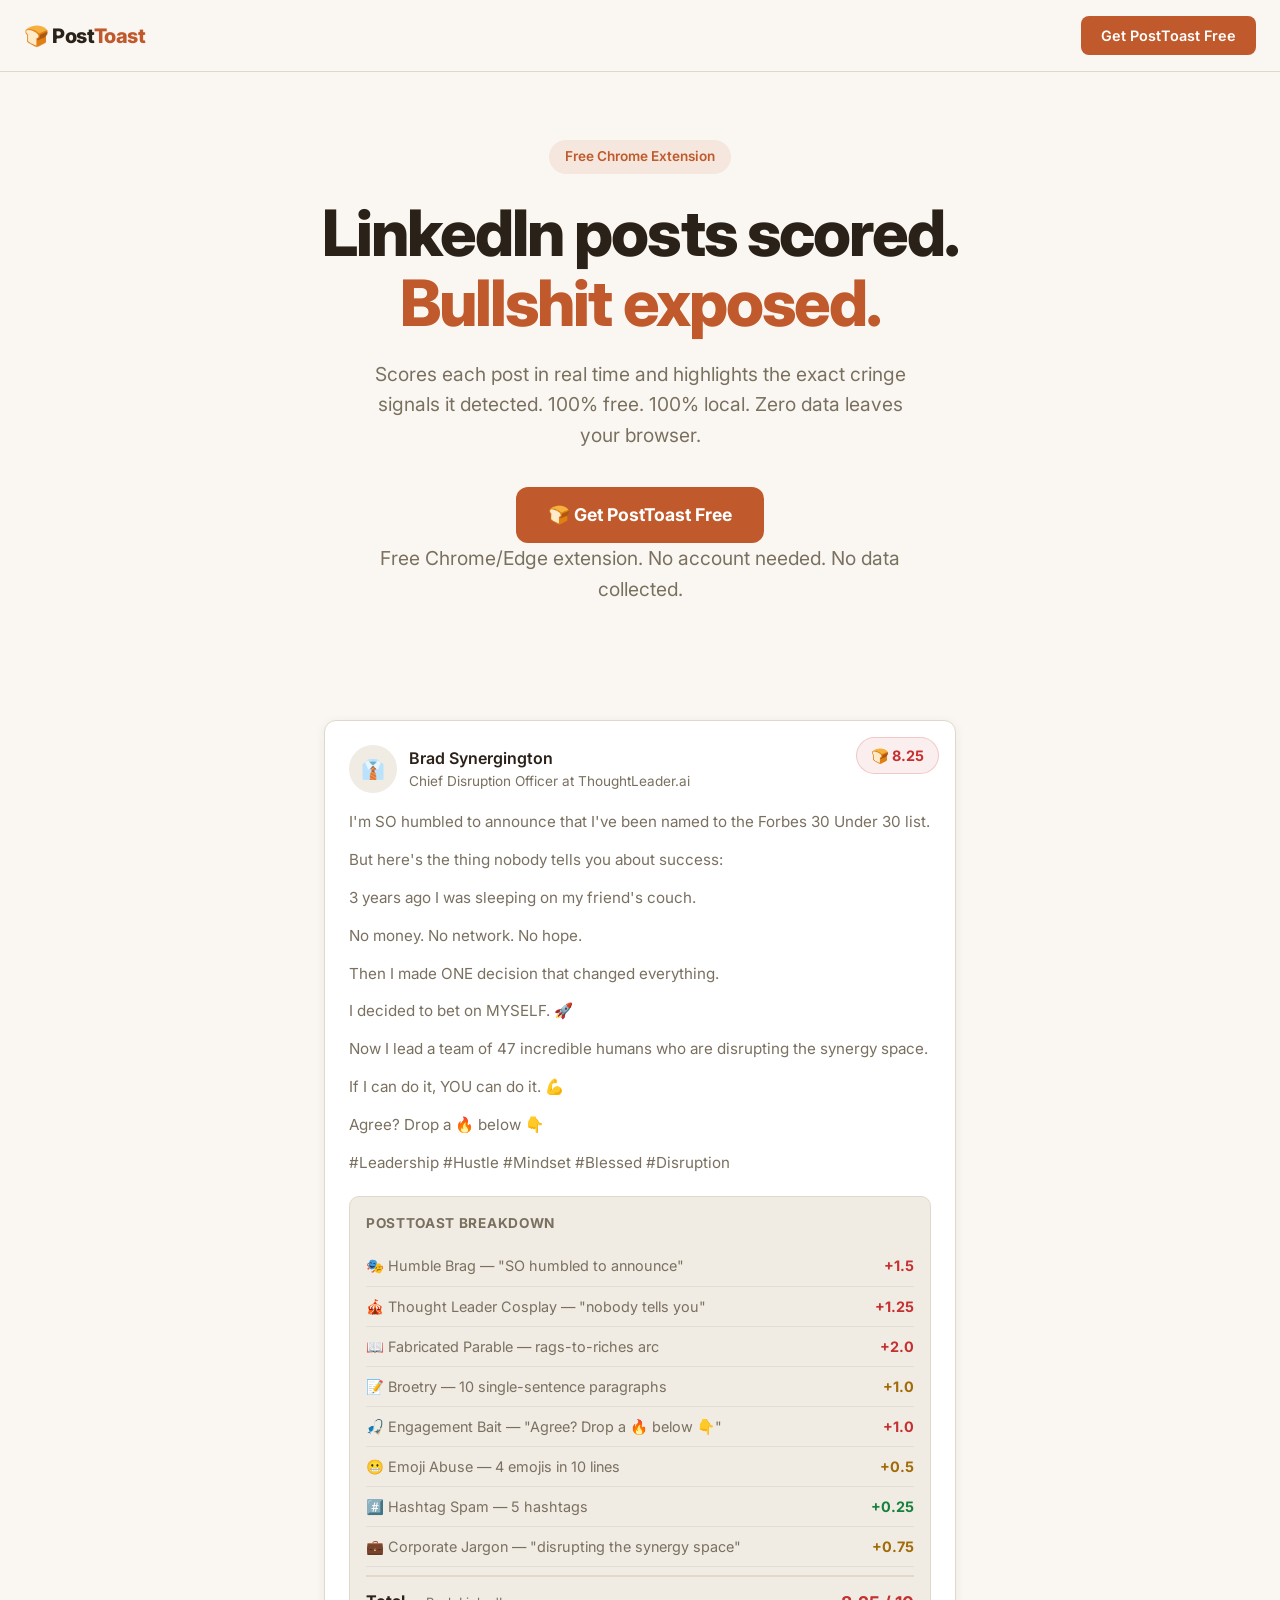
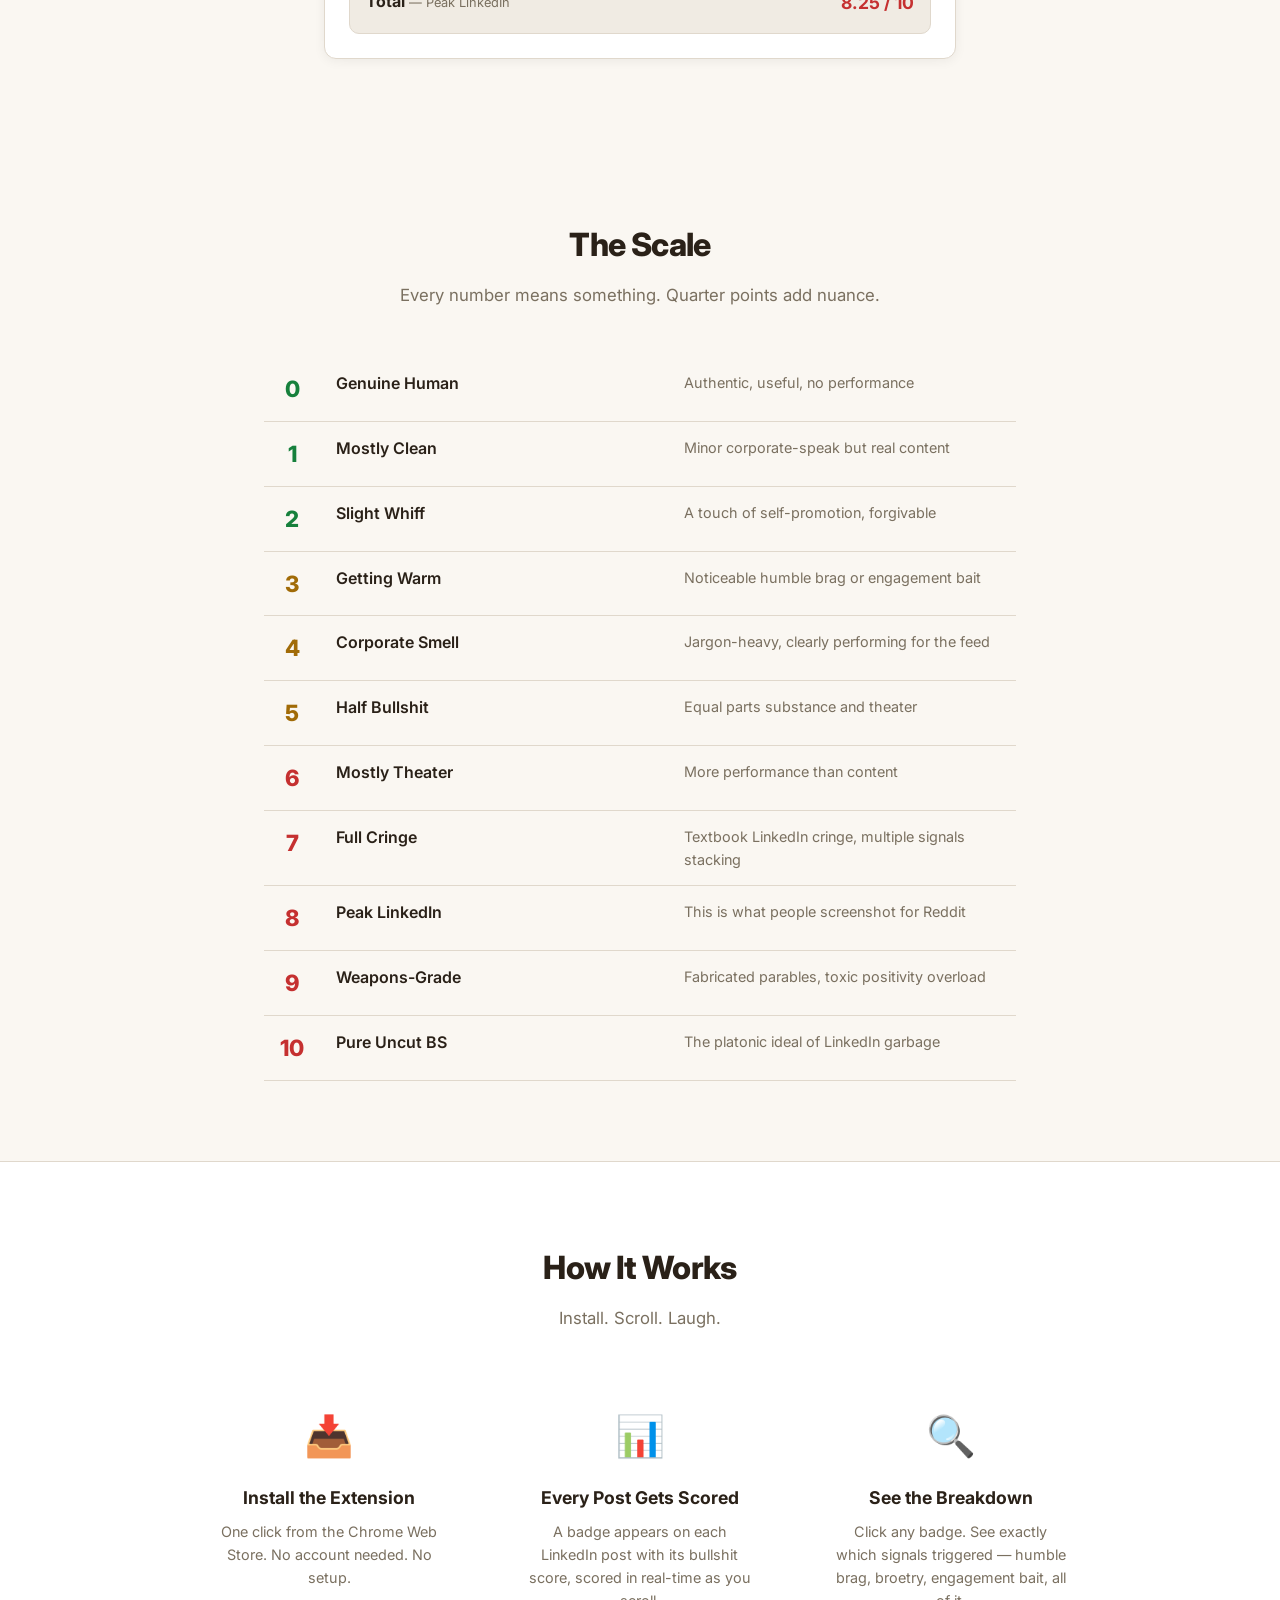
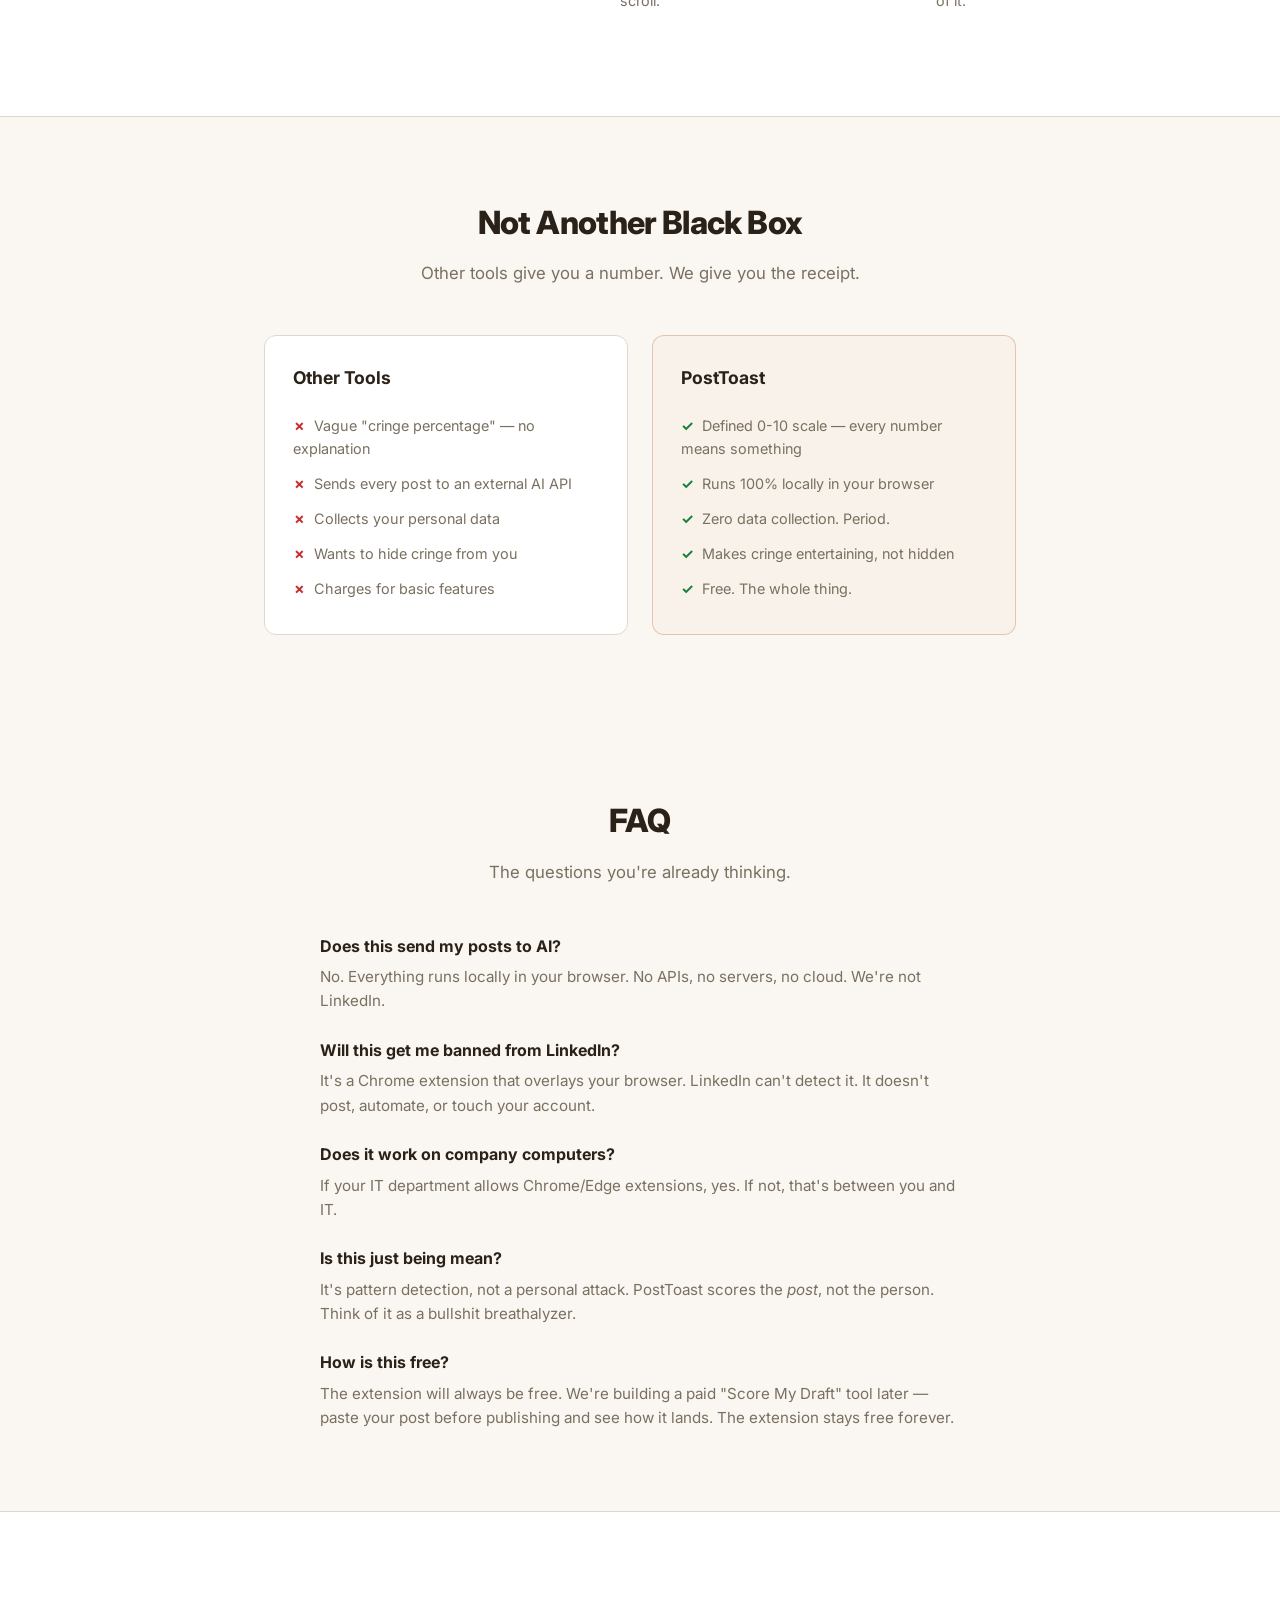
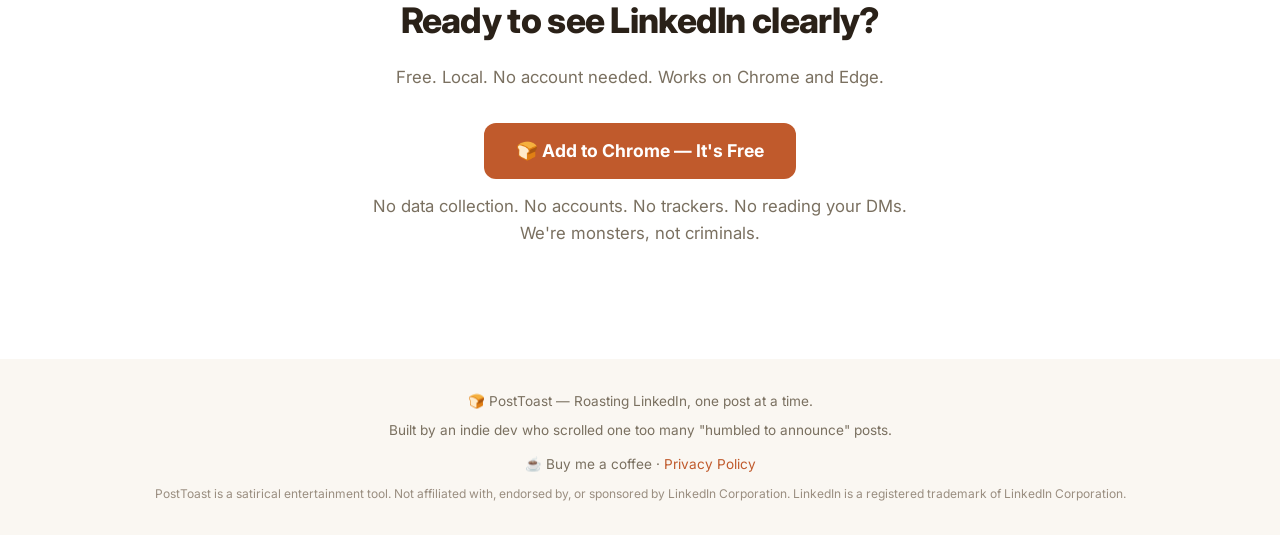
<file: landing/index.html>
<!DOCTYPE html>
<html lang="en">
<head>
  <meta charset="UTF-8">
  <meta name="viewport" content="width=device-width, initial-scale=1.0">
  <title>PostToast — Roasting LinkedIn, One Post at a Time</title>
  <meta name="description" content="A free Chrome extension that scores LinkedIn posts on a 0-10 bullshit scale. See exactly why that post made you cringe.">
  <meta property="og:title" content="PostToast — The LinkedIn Cringe Detector">
  <meta property="og:description" content="Free Chrome extension. Scores every LinkedIn post 0-10. Shows you exactly what's wrong with it.">
  <meta property="og:type" content="website">
  <meta property="og:url" content="https://posttoast.app">
  <meta name="twitter:card" content="summary_large_image">
  <meta name="twitter:title" content="PostToast — The LinkedIn Cringe Detector">
  <meta name="twitter:description" content="Free Chrome extension. Scores every LinkedIn post 0-10. Shows you exactly what's wrong with it.">
  <link rel="icon" type="image/png" sizes="48x48" href="/icons/icon48.png">
  <link rel="icon" type="image/png" sizes="128x128" href="/icons/icon128.png">
  <link rel="apple-touch-icon" href="/icons/icon128.png">
  <link rel="preconnect" href="https://fonts.googleapis.com">
  <link rel="preconnect" href="https://fonts.gstatic.com" crossorigin>
  <link href="https://fonts.googleapis.com/css2?family=Inter:wght@400;500;600;700;800&display=swap" rel="stylesheet">
  <style>
    * { margin: 0; padding: 0; box-sizing: border-box; }

    :root {
      --bg: #FAF7F2;
      --surface: #FFFFFF;
      --surface-2: #F0EBE3;
      --border: #E0D8CC;
      --text: #2A2118;
      --text-muted: #7A7060;
      --accent: #C05A2C;
      --accent-dim: rgba(192, 90, 44, 0.1);
      --green: #16803C;
      --yellow: #A16B07;
      --red: #C53030;
      --nav-bg: rgba(250, 247, 242, 0.92);
      --shadow: rgba(0,0,0,0.06);
      --signal-border: rgba(0,0,0,0.06);
      --footer-muted: #9A8E80;
      --cta-text: #fff;
    }

    @media (prefers-color-scheme: dark) {
      :root {
        --bg: #1A1410;
        --surface: #241D16;
        --surface-2: #2E2620;
        --border: #3D3428;
        --text: #F2E8DC;
        --text-muted: #9A8E80;
        --accent: #D4724A;
        --accent-dim: rgba(212, 114, 74, 0.12);
        --green: #22c55e;
        --yellow: #eab308;
        --red: #ef4444;
        --nav-bg: rgba(26, 20, 16, 0.92);
        --shadow: rgba(0,0,0,0.2);
        --signal-border: rgba(255,255,255,0.05);
        --footer-muted: #5A5040;
        --cta-text: #1A1410;
      }
    }

    body {
      font-family: 'Inter', -apple-system, sans-serif;
      background: var(--bg);
      color: var(--text);
      line-height: 1.6;
      overflow-x: hidden;
    }

    /* Nav */
    nav {
      position: fixed;
      top: 0;
      width: 100%;
      padding: 16px 24px;
      background: var(--nav-bg);
      backdrop-filter: blur(12px);
      border-bottom: 1px solid var(--border);
      z-index: 100;
      display: flex;
      justify-content: space-between;
      align-items: center;
    }

    .logo {
      font-size: 1.25rem;
      font-weight: 800;
      letter-spacing: -0.02em;
      color: var(--text);
    }

    .logo span { color: var(--accent); }

    .nav-cta {
      background: var(--accent);
      color: var(--cta-text);
      padding: 8px 20px;
      border-radius: 8px;
      text-decoration: none;
      font-weight: 600;
      font-size: 0.9rem;
      transition: transform 0.2s, box-shadow 0.2s;
    }

    .nav-cta:hover {
      transform: translateY(-1px);
      box-shadow: 0 4px 20px var(--accent-dim);
    }

    /* Hero */
    .hero {
      padding: 140px 24px 80px;
      max-width: 800px;
      margin: 0 auto;
      text-align: center;
    }

    .hero-badge {
      display: inline-block;
      background: var(--accent-dim);
      color: var(--accent);
      padding: 6px 16px;
      border-radius: 20px;
      font-size: 0.85rem;
      font-weight: 600;
      margin-bottom: 24px;
    }

    h1 {
      font-size: clamp(2.5rem, 6vw, 4rem);
      font-weight: 800;
      letter-spacing: -0.03em;
      line-height: 1.1;
      margin-bottom: 20px;
      color: var(--text);
    }

    h1 .highlight { color: var(--accent); }

    .hero p {
      font-size: 1.2rem;
      color: var(--text-muted);
      max-width: 560px;
      margin: 0 auto 36px;
    }

    .hero-cta {
      display: inline-flex;
      align-items: center;
      gap: 10px;
      background: var(--accent);
      color: var(--cta-text);
      padding: 14px 32px;
      border-radius: 12px;
      text-decoration: none;
      font-weight: 700;
      font-size: 1.1rem;
      transition: transform 0.2s, box-shadow 0.2s;
    }

    .hero-cta:hover {
      transform: translateY(-2px);
      box-shadow: 0 8px 30px var(--accent-dim);
    }

    .hero-sub {
      margin-top: 14px;
      font-size: 0.85rem;
      color: var(--text-muted);
    }

    /* Demo Post */
    .demo-section {
      max-width: 680px;
      margin: 0 auto;
      padding: 0 24px 80px;
    }

    .demo-post {
      background: var(--surface);
      border: 1px solid var(--border);
      border-radius: 12px;
      padding: 24px;
      position: relative;
      box-shadow: 0 2px 12px var(--shadow);
    }

    .demo-header {
      display: flex;
      align-items: center;
      gap: 12px;
      margin-bottom: 16px;
    }

    .demo-avatar {
      width: 48px;
      height: 48px;
      border-radius: 50%;
      background: var(--surface-2);
      display: flex;
      align-items: center;
      justify-content: center;
      font-size: 1.2rem;
    }

    .demo-name { font-weight: 600; }
    .demo-title { font-size: 0.85rem; color: var(--text-muted); }

    .demo-text {
      font-size: 0.95rem;
      line-height: 1.7;
      margin-bottom: 20px;
      color: var(--text-muted);
    }

    .demo-text p { margin-bottom: 12px; }

    /* Badge */
    .badge {
      position: absolute;
      top: 16px;
      right: 16px;
      display: flex;
      align-items: center;
      gap: 6px;
      padding: 6px 14px;
      border-radius: 20px;
      font-weight: 700;
      font-size: 0.9rem;
      cursor: pointer;
      transition: transform 0.2s;
    }

    .badge:hover { transform: scale(1.05); }

    .badge.high {
      background: rgba(197, 48, 48, 0.08);
      color: var(--red);
      border: 1px solid rgba(197, 48, 48, 0.2);
    }

    /* Breakdown */
    .breakdown {
      background: var(--surface-2);
      border: 1px solid var(--border);
      border-radius: 10px;
      padding: 16px;
      margin-top: 4px;
    }

    .breakdown-title {
      font-weight: 700;
      font-size: 0.85rem;
      color: var(--text-muted);
      text-transform: uppercase;
      letter-spacing: 0.05em;
      margin-bottom: 12px;
    }

    .signal {
      display: flex;
      justify-content: space-between;
      align-items: center;
      padding: 8px 0;
      border-bottom: 1px solid var(--signal-border);
      font-size: 0.9rem;
    }

    .signal:last-child { border-bottom: none; }
    .signal-name { color: var(--text-muted); }

    .signal-score {
      font-weight: 700;
      color: var(--red);
    }

    .signal-score.med { color: var(--yellow); }
    .signal-score.low { color: var(--green); }

    .total-row {
      display: flex;
      justify-content: space-between;
      padding-top: 12px;
      margin-top: 8px;
      border-top: 2px solid var(--border);
      font-weight: 700;
    }

    .total-score {
      font-size: 1.1rem;
      color: var(--red);
    }

    .total-label-sub {
      font-size: 0.8rem;
      color: var(--text-muted);
      font-weight: 400;
    }

    /* Scale Section */
    .scale-section {
      max-width: 800px;
      margin: 0 auto;
      padding: 80px 24px;
    }

    .section-title {
      font-size: 2rem;
      font-weight: 800;
      text-align: center;
      margin-bottom: 12px;
      letter-spacing: -0.02em;
    }

    .section-sub {
      text-align: center;
      color: var(--text-muted);
      margin-bottom: 48px;
      font-size: 1.05rem;
    }

    .scale-grid {
      display: grid;
      grid-template-columns: auto 1fr 1fr;
      gap: 0;
    }

    .scale-row { display: contents; }

    .scale-row > * {
      padding: 14px 16px;
      border-bottom: 1px solid var(--border);
    }

    .scale-num {
      font-weight: 800;
      font-size: 1.4rem;
      text-align: center;
      min-width: 50px;
    }

    .scale-label { font-weight: 600; }
    .scale-desc { color: var(--text-muted); font-size: 0.9rem; }

    .s-green { color: var(--green); }
    .s-yellow { color: var(--yellow); }
    .s-red { color: var(--red); }

    /* How It Works */
    .how-section {
      padding: 80px 24px;
      background: var(--surface);
      border-top: 1px solid var(--border);
      border-bottom: 1px solid var(--border);
    }

    .how-grid {
      max-width: 900px;
      margin: 0 auto;
      display: grid;
      grid-template-columns: repeat(auto-fit, minmax(250px, 1fr));
      gap: 32px;
    }

    .how-card {
      text-align: center;
      padding: 24px;
    }

    .how-icon { font-size: 2.5rem; margin-bottom: 16px; }
    .how-card h3 { font-size: 1.1rem; margin-bottom: 8px; }
    .how-card p { color: var(--text-muted); font-size: 0.9rem; }

    /* VS Section */
    .vs-section {
      max-width: 800px;
      margin: 0 auto;
      padding: 80px 24px;
    }

    .vs-grid {
      display: grid;
      grid-template-columns: 1fr 1fr;
      gap: 24px;
      margin-top: 48px;
    }

    .vs-card {
      background: var(--surface);
      border: 1px solid var(--border);
      border-radius: 12px;
      padding: 28px;
    }

    .vs-card h3 { font-size: 1.1rem; margin-bottom: 16px; }
    .vs-card ul { list-style: none; padding: 0; }

    .vs-card li {
      padding: 6px 0;
      font-size: 0.9rem;
      color: var(--text-muted);
    }

    .vs-card li::before { margin-right: 8px; font-weight: bold; }
    .vs-card.them li::before { content: "✗"; color: var(--red); }
    .vs-card.us li::before { content: "✓"; color: var(--green); }
    .vs-card.us {
      border-color: rgba(192, 90, 44, 0.3);
      background: rgba(192, 90, 44, 0.03);
    }

    /* CTA */
    .cta-section {
      text-align: center;
      padding: 80px 24px;
      background: var(--surface);
      border-top: 1px solid var(--border);
    }

    .cta-section h2 {
      font-size: 2.2rem;
      font-weight: 800;
      margin-bottom: 16px;
      letter-spacing: -0.02em;
    }

    .cta-section p {
      color: var(--text-muted);
      margin-bottom: 32px;
      font-size: 1.05rem;
    }

    /* Footer */
    footer {
      text-align: center;
      padding: 32px 24px;
      color: var(--text-muted);
      font-size: 0.85rem;
    }

    footer a { color: var(--accent); text-decoration: none; }

    .bmac-link {
      color: var(--text-muted);
      text-decoration: none;
      transition: color 0.2s;
    }

    .bmac-link:hover { color: var(--accent); }

    /* Tablet */
    @media (max-width: 768px) {
      .hero { padding: 120px 20px 60px; }
      .how-grid { gap: 20px; }
      .scale-section, .vs-section { padding: 60px 20px; }
      .how-section { padding: 60px 20px; }
      .cta-section { padding: 60px 20px; }
    }

    /* Mobile */
    @media (max-width: 640px) {
      nav { padding: 12px 16px; }
      .logo { font-size: 1.1rem; }
      .nav-cta { padding: 6px 14px; font-size: 0.8rem; }

      .hero { padding: 100px 16px 48px; }
      h1 { font-size: 2rem; }
      .hero p { font-size: 1rem; margin-bottom: 28px; }
      .hero-cta { padding: 12px 24px; font-size: 1rem; }
      .hero-badge { font-size: 0.8rem; padding: 5px 12px; }

      .demo-section { padding: 0 16px 60px; }
      .demo-post { padding: 16px; }
      .demo-header { gap: 10px; }
      .demo-avatar { width: 40px; height: 40px; font-size: 1rem; }
      .demo-name { font-size: 0.9rem; }
      .demo-text { font-size: 0.85rem; }
      .badge { padding: 4px 10px; font-size: 0.8rem; top: 12px; right: 12px; }
      .breakdown { padding: 12px; }
      .signal { font-size: 0.8rem; }
      .signal-name { font-size: 0.8rem; }
      .signal-score { font-size: 0.8rem; }

      .vs-grid { grid-template-columns: 1fr; }
      .vs-card { padding: 20px; }

      .scale-grid { grid-template-columns: 48px 1fr; font-size: 0.85rem; gap: 0; }
      .scale-grid > .scale-row > * { padding: 10px 8px; }
      .scale-num { font-size: 1.1rem; min-width: 36px; }
      .scale-label { font-size: 0.85rem; }
      .scale-desc { display: none; }

      .section-title { font-size: 1.5rem; }
      .section-sub { font-size: 0.9rem; margin-bottom: 32px; }

      .how-grid { grid-template-columns: 1fr; gap: 16px; }
      .how-card { padding: 16px; text-align: left; display: flex; gap: 16px; align-items: flex-start; }
      .how-icon { font-size: 2rem; margin-bottom: 0; flex-shrink: 0; }
      .how-card h3 { font-size: 1rem; margin-bottom: 4px; }

      .cta-section h2 { font-size: 1.6rem; }

      footer { padding: 24px 16px; }
    }
  </style>
</head>
<body>

  <nav>
    <div class="logo">🍞 Post<span>Toast</span></div>
    <a href="#get" class="nav-cta">Get PostToast Free</a>
  </nav>

  <section class="hero">
    <div class="hero-badge">Free Chrome Extension</div>
    <h1>LinkedIn posts scored.<br><span class="highlight">Bullshit exposed.</span></h1>
    <p>Scores each post in real time and highlights the exact cringe signals it detected. 100% free. 100% local. Zero data leaves your browser.</p>
    <a href="#get" class="hero-cta">🍞 Get PostToast Free</a>
    <p class="hero-sub">Free Chrome/Edge extension. No account needed. No data collected.</p>
  </section>

  <section class="demo-section">
    <div class="demo-post">
      <div class="badge high" onclick="this.closest('.demo-post').querySelector('.breakdown').style.display = this.closest('.demo-post').querySelector('.breakdown').style.display === 'none' ? 'block' : 'none'">
        🍞 8.25
      </div>
      <div class="demo-header">
        <div class="demo-avatar">👔</div>
        <div>
          <div class="demo-name">Brad Synergington</div>
          <div class="demo-title">Chief Disruption Officer at ThoughtLeader.ai</div>
        </div>
      </div>
      <div class="demo-text">
        <p>I'm SO humbled to announce that I've been named to the Forbes 30 Under 30 list.</p>
        <p>But here's the thing nobody tells you about success:</p>
        <p>3 years ago I was sleeping on my friend's couch.</p>
        <p>No money. No network. No hope.</p>
        <p>Then I made ONE decision that changed everything.</p>
        <p>I decided to bet on MYSELF. 🚀</p>
        <p>Now I lead a team of 47 incredible humans who are disrupting the synergy space.</p>
        <p>If I can do it, YOU can do it. 💪</p>
        <p>Agree? Drop a 🔥 below 👇</p>
        <p>#Leadership #Hustle #Mindset #Blessed #Disruption</p>
      </div>
      <div class="breakdown">
        <div class="breakdown-title">PostToast Breakdown</div>
        <div class="signal"><span class="signal-name">🎭 Humble Brag — "SO humbled to announce"</span><span class="signal-score">+1.5</span></div>
        <div class="signal"><span class="signal-name">🎪 Thought Leader Cosplay — "nobody tells you"</span><span class="signal-score">+1.25</span></div>
        <div class="signal"><span class="signal-name">📖 Fabricated Parable — rags-to-riches arc</span><span class="signal-score">+2.0</span></div>
        <div class="signal"><span class="signal-name">📝 Broetry — 10 single-sentence paragraphs</span><span class="signal-score med">+1.0</span></div>
        <div class="signal"><span class="signal-name">🎣 Engagement Bait — "Agree? Drop a 🔥 below 👇"</span><span class="signal-score">+1.0</span></div>
        <div class="signal"><span class="signal-name">😬 Emoji Abuse — 4 emojis in 10 lines</span><span class="signal-score med">+0.5</span></div>
        <div class="signal"><span class="signal-name">#️⃣ Hashtag Spam — 5 hashtags</span><span class="signal-score low">+0.25</span></div>
        <div class="signal"><span class="signal-name">💼 Corporate Jargon — "disrupting the synergy space"</span><span class="signal-score med">+0.75</span></div>
        <div class="total-row">
          <span>Total <span class="total-label-sub">— Peak LinkedIn</span></span>
          <span class="total-score">8.25 / 10</span>
        </div>
      </div>
    </div>
  </section>

  <section class="scale-section">
    <h2 class="section-title">The Scale</h2>
    <p class="section-sub">Every number means something. Quarter points add nuance.</p>
    <div class="scale-grid">
      <div class="scale-row"><div class="scale-num s-green">0</div><div class="scale-label">Genuine Human</div><div class="scale-desc">Authentic, useful, no performance</div></div>
      <div class="scale-row"><div class="scale-num s-green">1</div><div class="scale-label">Mostly Clean</div><div class="scale-desc">Minor corporate-speak but real content</div></div>
      <div class="scale-row"><div class="scale-num s-green">2</div><div class="scale-label">Slight Whiff</div><div class="scale-desc">A touch of self-promotion, forgivable</div></div>
      <div class="scale-row"><div class="scale-num s-yellow">3</div><div class="scale-label">Getting Warm</div><div class="scale-desc">Noticeable humble brag or engagement bait</div></div>
      <div class="scale-row"><div class="scale-num s-yellow">4</div><div class="scale-label">Corporate Smell</div><div class="scale-desc">Jargon-heavy, clearly performing for the feed</div></div>
      <div class="scale-row"><div class="scale-num s-yellow">5</div><div class="scale-label">Half Bullshit</div><div class="scale-desc">Equal parts substance and theater</div></div>
      <div class="scale-row"><div class="scale-num s-red">6</div><div class="scale-label">Mostly Theater</div><div class="scale-desc">More performance than content</div></div>
      <div class="scale-row"><div class="scale-num s-red">7</div><div class="scale-label">Full Cringe</div><div class="scale-desc">Textbook LinkedIn cringe, multiple signals stacking</div></div>
      <div class="scale-row"><div class="scale-num s-red">8</div><div class="scale-label">Peak LinkedIn</div><div class="scale-desc">This is what people screenshot for Reddit</div></div>
      <div class="scale-row"><div class="scale-num s-red">9</div><div class="scale-label">Weapons-Grade</div><div class="scale-desc">Fabricated parables, toxic positivity overload</div></div>
      <div class="scale-row"><div class="scale-num s-red">10</div><div class="scale-label">Pure Uncut BS</div><div class="scale-desc">The platonic ideal of LinkedIn garbage</div></div>
    </div>
  </section>

  <section class="how-section">
    <h2 class="section-title">How It Works</h2>
    <p class="section-sub">Install. Scroll. Laugh.</p>
    <div class="how-grid">
      <div class="how-card"><div class="how-icon">📥</div><div><h3>Install the Extension</h3><p>One click from the Chrome Web Store. No account needed. No setup.</p></div></div>
      <div class="how-card"><div class="how-icon">📊</div><div><h3>Every Post Gets Scored</h3><p>A badge appears on each LinkedIn post with its bullshit score, scored in real-time as you scroll.</p></div></div>
      <div class="how-card"><div class="how-icon">🔍</div><div><h3>See the Breakdown</h3><p>Click any badge. See exactly which signals triggered — humble brag, broetry, engagement bait, all of it.</p></div></div>
    </div>
  </section>

  <section class="vs-section">
    <h2 class="section-title">Not Another Black Box</h2>
    <p class="section-sub">Other tools give you a number. We give you the receipt.</p>
    <div class="vs-grid">
      <div class="vs-card them">
        <h3>Other Tools</h3>
        <ul>
          <li>Vague "cringe percentage" — no explanation</li>
          <li>Sends every post to an external AI API</li>
          <li>Collects your personal data</li>
          <li>Wants to hide cringe from you</li>
          <li>Charges for basic features</li>
        </ul>
      </div>
      <div class="vs-card us">
        <h3>PostToast</h3>
        <ul>
          <li>Defined 0-10 scale — every number means something</li>
          <li>Runs 100% locally in your browser</li>
          <li>Zero data collection. Period.</li>
          <li>Makes cringe entertaining, not hidden</li>
          <li>Free. The whole thing.</li>
        </ul>
      </div>
    </div>
  </section>

  <section class="scale-section">
    <h2 class="section-title">FAQ</h2>
    <p class="section-sub">The questions you're already thinking.</p>
    <div style="max-width: 640px; margin: 0 auto; text-align: left;">
      <div style="margin-bottom: 24px;"><h3 style="font-size: 1rem; margin-bottom: 6px;">Does this send my posts to AI?</h3><p style="color: var(--text-muted); font-size: 0.95rem; margin: 0;">No. Everything runs locally in your browser. No APIs, no servers, no cloud. We're not LinkedIn.</p></div>
      <div style="margin-bottom: 24px;"><h3 style="font-size: 1rem; margin-bottom: 6px;">Will this get me banned from LinkedIn?</h3><p style="color: var(--text-muted); font-size: 0.95rem; margin: 0;">It's a Chrome extension that overlays your browser. LinkedIn can't detect it. It doesn't post, automate, or touch your account.</p></div>
      <div style="margin-bottom: 24px;"><h3 style="font-size: 1rem; margin-bottom: 6px;">Does it work on company computers?</h3><p style="color: var(--text-muted); font-size: 0.95rem; margin: 0;">If your IT department allows Chrome/Edge extensions, yes. If not, that's between you and IT.</p></div>
      <div style="margin-bottom: 24px;"><h3 style="font-size: 1rem; margin-bottom: 6px;">Is this just being mean?</h3><p style="color: var(--text-muted); font-size: 0.95rem; margin: 0;">It's pattern detection, not a personal attack. PostToast scores the <em>post</em>, not the person. Think of it as a bullshit breathalyzer.</p></div>
      <div><h3 style="font-size: 1rem; margin-bottom: 6px;">How is this free?</h3><p style="color: var(--text-muted); font-size: 0.95rem; margin: 0;">The extension will always be free. We're building a paid "Score My Draft" tool later — paste your post before publishing and see how it lands. The extension stays free forever.</p></div>
    </div>
  </section>

  <section class="cta-section" id="get">
    <h2>Ready to see LinkedIn clearly?</h2>
    <p>Free. Local. No account needed. Works on Chrome and Edge.</p>
    <a href="https://chrome.google.com/webstore/detail/fjcahfiidddcomdcnbocfkcnaphmidnl" class="hero-cta" style="display: inline-flex; text-decoration: none;">🍞 Add to Chrome — It's Free</a>
    <p class="hero-sub" style="margin-top: 14px;">No data collection. No accounts. No trackers. No reading your DMs.<br>We're monsters, not criminals.</p>
  </section>

  <footer>
    <p>🍞 PostToast — Roasting LinkedIn, one post at a time.</p>
    <p style="margin-top: 8px;">Built by an indie dev who scrolled one too many "humbled to announce" posts.</p>
    <p style="margin-top: 12px;"><a href="https://buymeacoffee.com/leeking" class="bmac-link">☕ Buy me a coffee</a> · <a href='/privacy'>Privacy Policy</a></p>
    <p style="margin-top: 8px; font-size: 0.75rem; color: var(--footer-muted);">PostToast is a satirical entertainment tool. Not affiliated with, endorsed by, or sponsored by LinkedIn Corporation. LinkedIn is a registered trademark of LinkedIn Corporation.</p>
  </footer>

  <script>
    document.querySelectorAll('a[href^="#"]').forEach(anchor => {
      anchor.addEventListener('click', function(e) {
        e.preventDefault();
        document.querySelector(this.getAttribute('href')).scrollIntoView({ behavior: 'smooth' });
      });
    });
  </script>
</body>
</html>
</file>
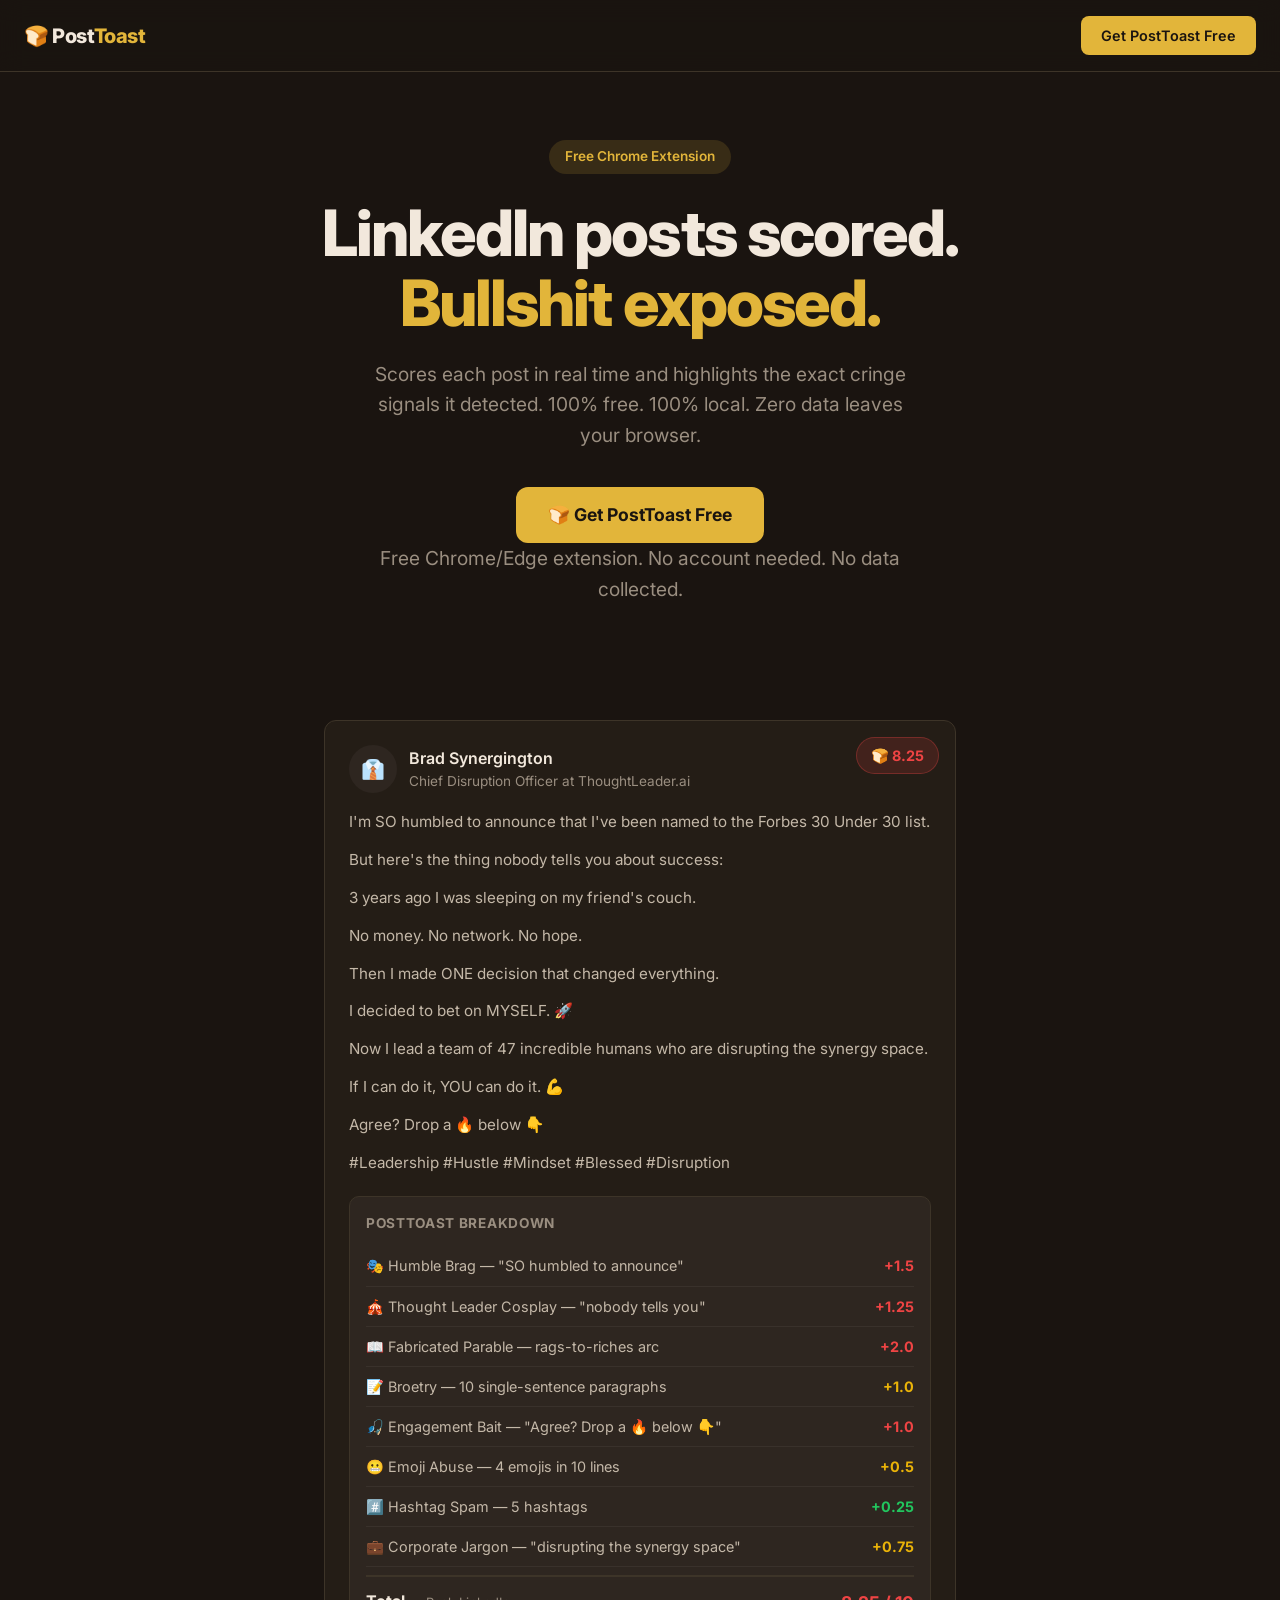
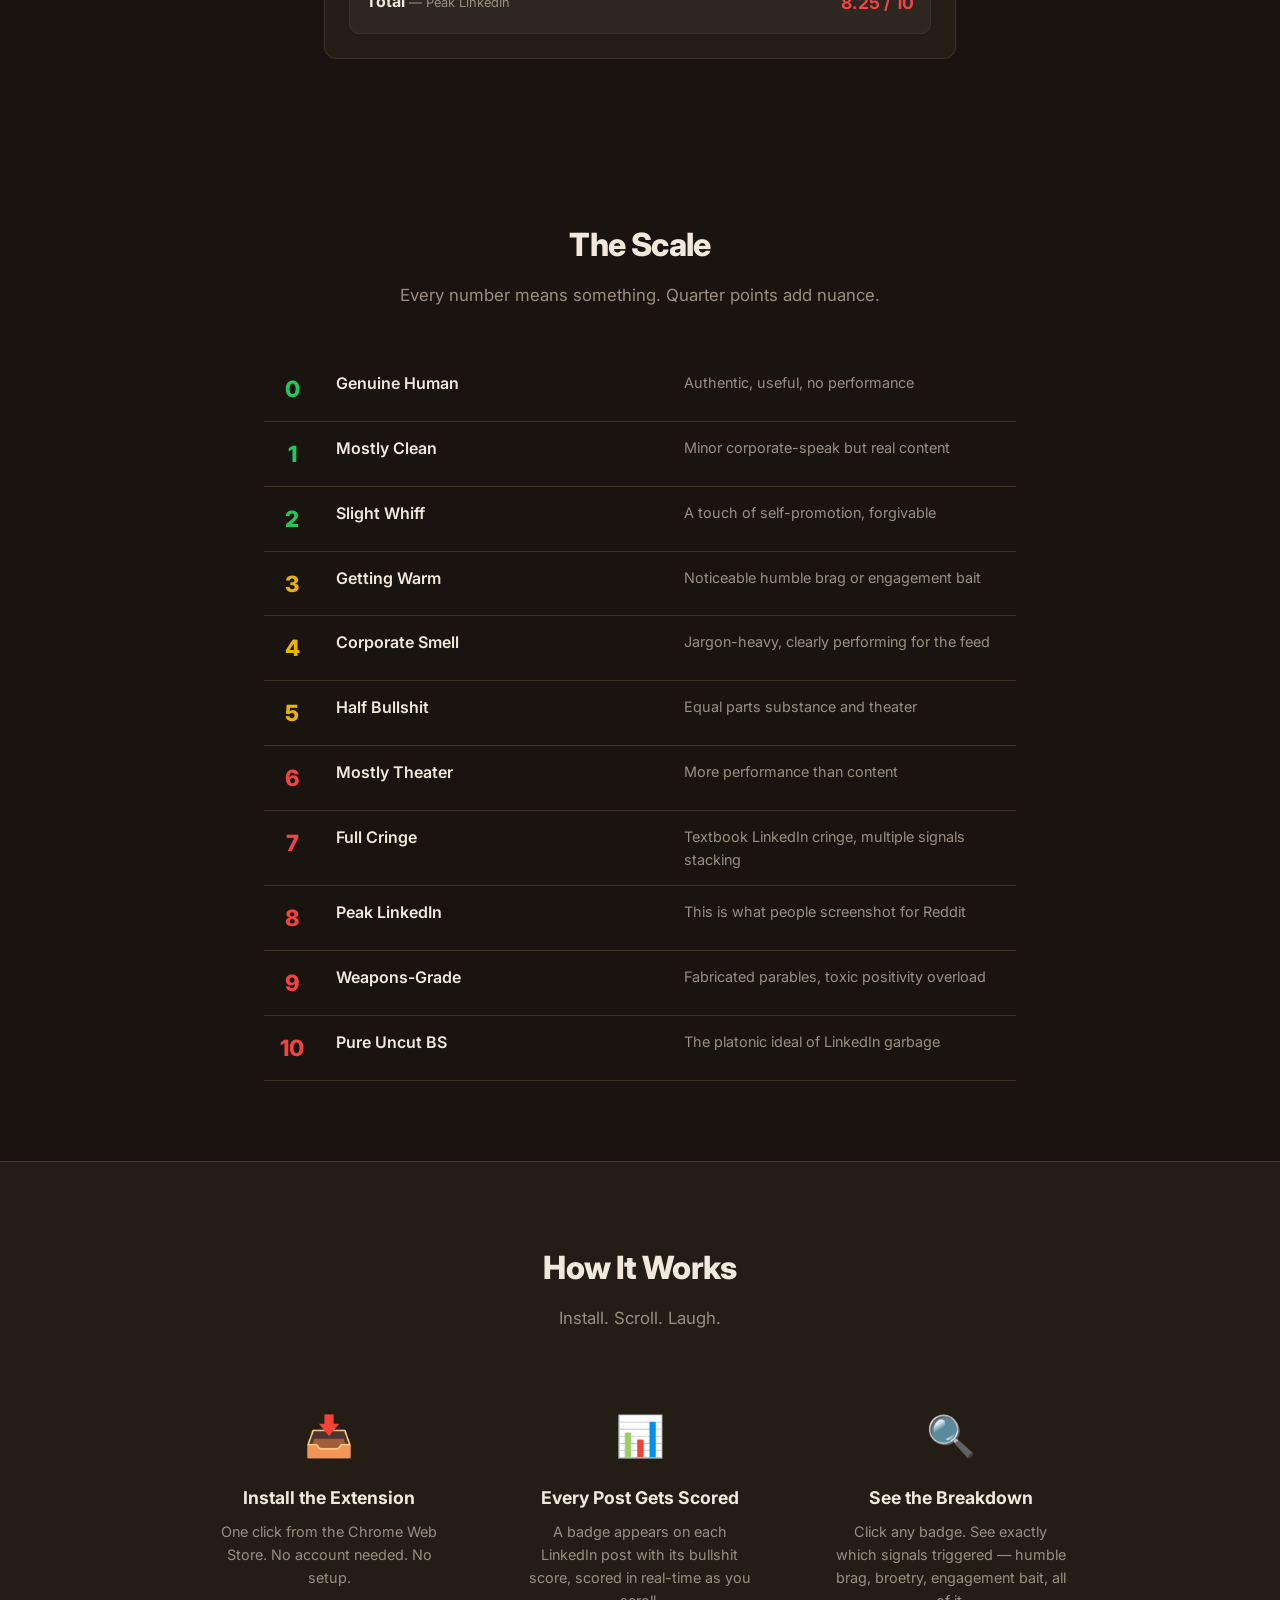
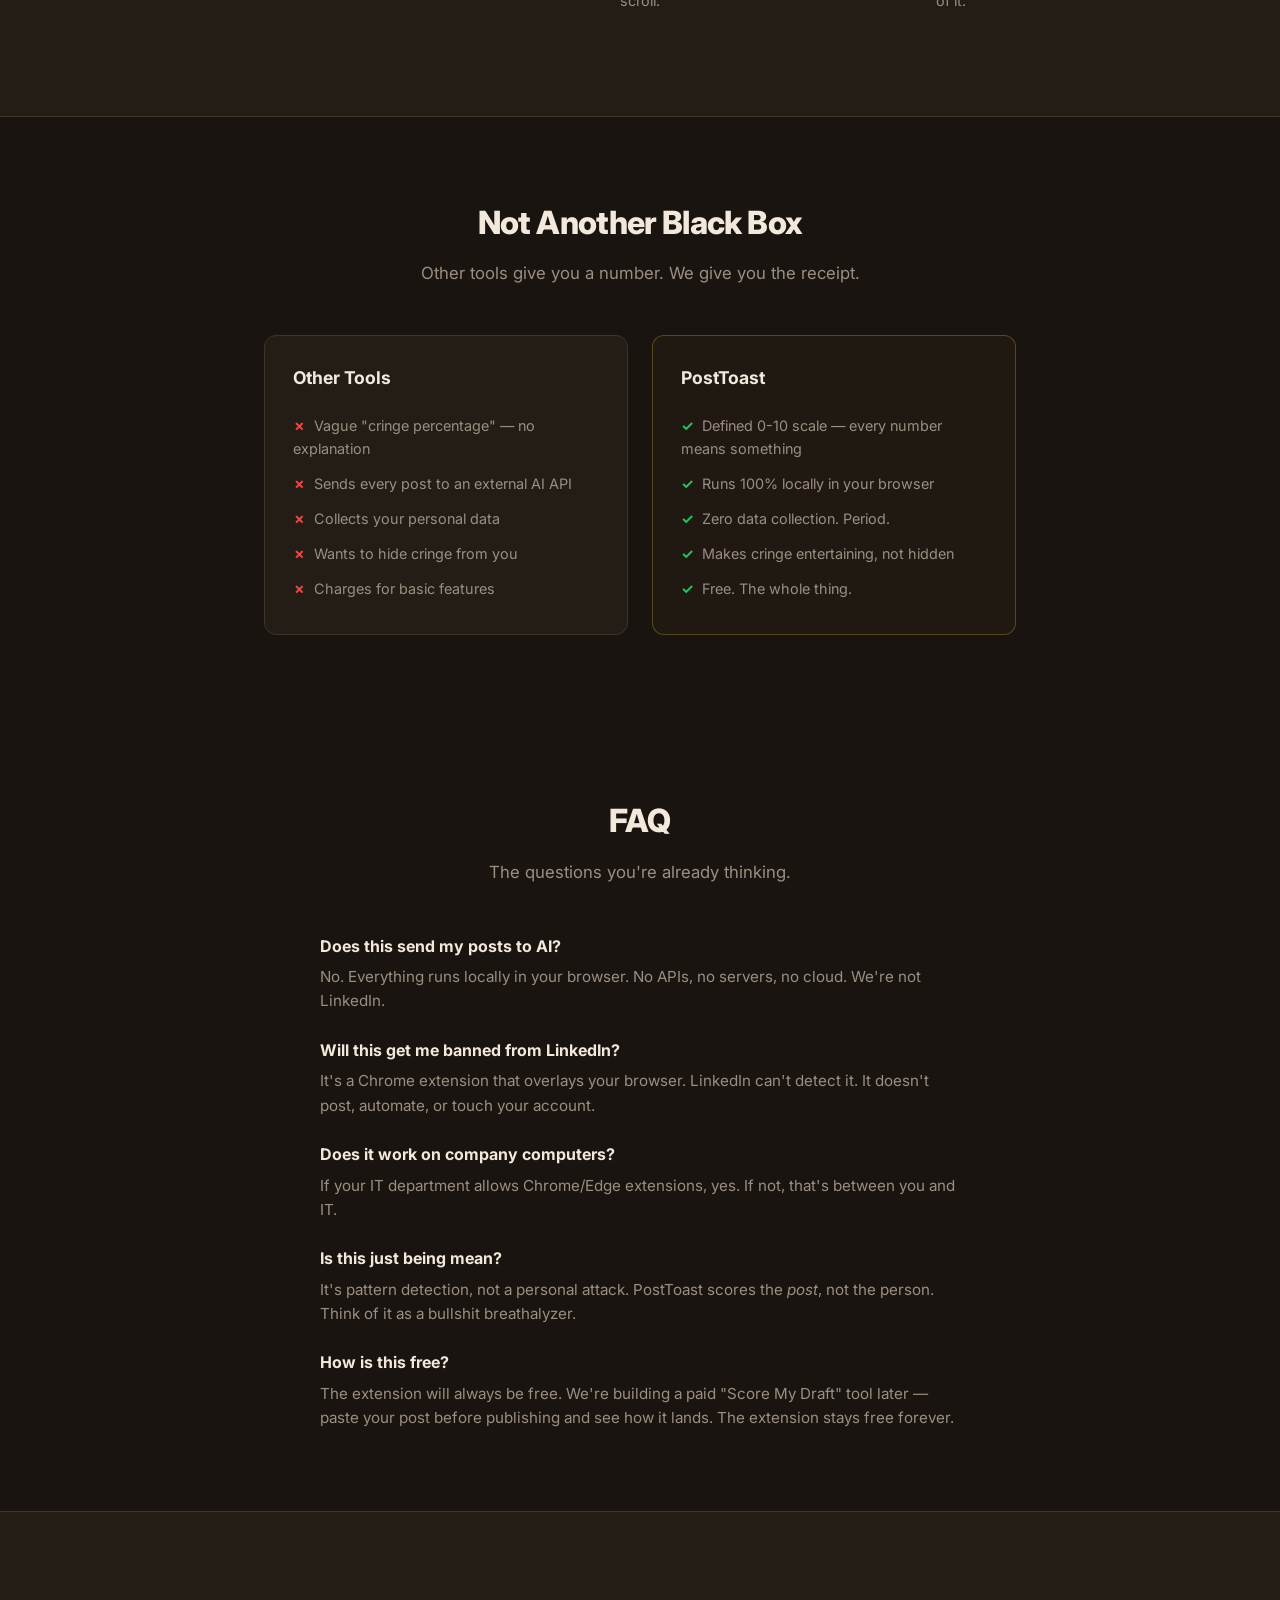
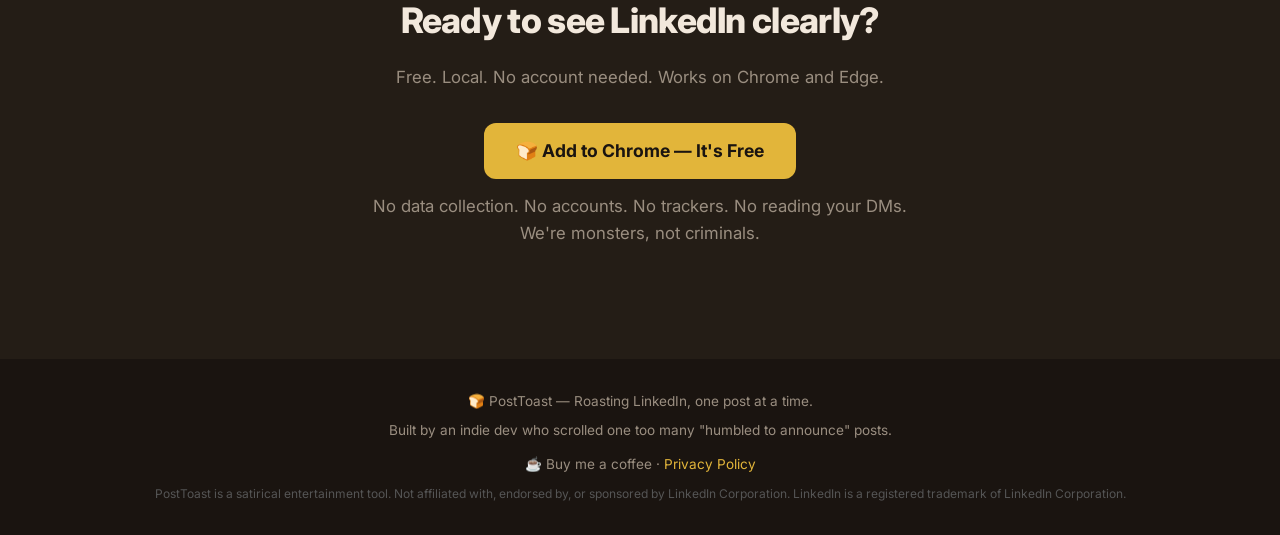
<file: site/index.html>
<!DOCTYPE html>
<html lang="en">
<head>
  <meta charset="UTF-8">
  <meta name="viewport" content="width=device-width, initial-scale=1.0">
  <title>PostToast — Roasting LinkedIn, One Post at a Time</title>
  <meta name="description" content="A free Chrome extension that scores LinkedIn posts on a 0-10 bullshit scale. See exactly why that post made you cringe.">
  <meta property="og:title" content="PostToast — The LinkedIn Cringe Detector">
  <meta property="og:description" content="Free Chrome extension. Scores every LinkedIn post 0-10. Shows you exactly what's wrong with it.">
  <meta property="og:type" content="website">
  <meta property="og:url" content="https://posttoast.app">
  <meta name="twitter:card" content="summary_large_image">
  <meta name="twitter:title" content="PostToast — The LinkedIn Cringe Detector">
  <meta name="twitter:description" content="Free Chrome extension. Scores every LinkedIn post 0-10. Shows you exactly what's wrong with it.">
  <link rel="icon" type="image/png" sizes="48x48" href="/icons/icon48.png">
  <link rel="icon" type="image/png" sizes="128x128" href="/icons/icon128.png">
  <link rel="apple-touch-icon" href="/icons/icon128.png">
  <link rel="preconnect" href="https://fonts.googleapis.com">
  <link rel="preconnect" href="https://fonts.gstatic.com" crossorigin>
  <link href="https://fonts.googleapis.com/css2?family=Inter:wght@400;500;600;700;800&display=swap" rel="stylesheet">
  <style>
    * { margin: 0; padding: 0; box-sizing: border-box; }

    :root {
      --bg: #1A1410;
      --surface: #241D16;
      --surface-2: #2E2620;
      --border: #3D3428;
      --text: #F2E8DC;
      --text-muted: #9A8E80;
      --toast: #E2B53A;
      --toast-dim: rgba(226, 181, 58, 0.15);
      --green: #22c55e;
      --yellow: #eab308;
      --red: #ef4444;
    }

    body {
      font-family: 'Inter', -apple-system, sans-serif;
      background: var(--bg);
      color: var(--text);
      line-height: 1.6;
      overflow-x: hidden;
    }

    /* Nav */
    nav {
      position: fixed;
      top: 0;
      width: 100%;
      padding: 16px 24px;
      background: rgba(26, 20, 16, 0.9);
      backdrop-filter: blur(12px);
      border-bottom: 1px solid var(--border);
      z-index: 100;
      display: flex;
      justify-content: space-between;
      align-items: center;
    }

    .logo {
      font-size: 1.25rem;
      font-weight: 800;
      letter-spacing: -0.02em;
    }

    .logo span { color: var(--toast); }

    .nav-cta {
      background: var(--toast);
      color: #1A1410;
      padding: 8px 20px;
      border-radius: 8px;
      text-decoration: none;
      font-weight: 600;
      font-size: 0.9rem;
      transition: transform 0.2s, box-shadow 0.2s;
    }

    .nav-cta:hover {
      transform: translateY(-1px);
      box-shadow: 0 4px 20px rgba(226, 181, 58, 0.3);
    }

    /* Hero */
    .hero {
      padding: 140px 24px 80px;
      max-width: 800px;
      margin: 0 auto;
      text-align: center;
    }

    .hero-badge {
      display: inline-block;
      background: var(--toast-dim);
      color: var(--toast);
      padding: 6px 16px;
      border-radius: 20px;
      font-size: 0.85rem;
      font-weight: 600;
      margin-bottom: 24px;
    }

    h1 {
      font-size: clamp(2.5rem, 6vw, 4rem);
      font-weight: 800;
      letter-spacing: -0.03em;
      line-height: 1.1;
      margin-bottom: 20px;
    }

    h1 .highlight { color: var(--toast); }

    .hero p {
      font-size: 1.2rem;
      color: var(--text-muted);
      max-width: 560px;
      margin: 0 auto 36px;
    }

    .hero-cta {
      display: inline-flex;
      align-items: center;
      gap: 10px;
      background: var(--toast);
      color: #1A1410;
      padding: 14px 32px;
      border-radius: 12px;
      text-decoration: none;
      font-weight: 700;
      font-size: 1.1rem;
      transition: transform 0.2s, box-shadow 0.2s;
    }

    .hero-cta:hover {
      transform: translateY(-2px);
      box-shadow: 0 8px 30px rgba(226, 181, 58, 0.3);
    }

    .hero-sub {
      margin-top: 14px;
      font-size: 0.85rem;
      color: var(--text-muted);
    }

    /* Demo Post */
    .demo-section {
      max-width: 680px;
      margin: 0 auto;
      padding: 0 24px 80px;
    }

    .demo-post {
      background: var(--surface);
      border: 1px solid var(--border);
      border-radius: 12px;
      padding: 24px;
      position: relative;
    }

    .demo-header {
      display: flex;
      align-items: center;
      gap: 12px;
      margin-bottom: 16px;
    }

    .demo-avatar {
      width: 48px;
      height: 48px;
      border-radius: 50%;
      background: var(--surface-2);
      display: flex;
      align-items: center;
      justify-content: center;
      font-size: 1.2rem;
    }

    .demo-name { font-weight: 600; }
    .demo-title { font-size: 0.85rem; color: var(--text-muted); }

    .demo-text {
      font-size: 0.95rem;
      line-height: 1.7;
      margin-bottom: 20px;
      color: #C4B8A8;
    }

    .demo-text p { margin-bottom: 12px; }

    /* Badge */
    .badge {
      position: absolute;
      top: 16px;
      right: 16px;
      display: flex;
      align-items: center;
      gap: 6px;
      padding: 6px 14px;
      border-radius: 20px;
      font-weight: 700;
      font-size: 0.9rem;
      cursor: pointer;
      transition: transform 0.2s;
    }

    .badge:hover { transform: scale(1.05); }

    .badge.high {
      background: rgba(239, 68, 68, 0.15);
      color: var(--red);
      border: 1px solid rgba(239, 68, 68, 0.3);
    }

    /* Breakdown */
    .breakdown {
      background: var(--surface-2);
      border: 1px solid var(--border);
      border-radius: 10px;
      padding: 16px;
      margin-top: 4px;
    }

    .breakdown-title {
      font-weight: 700;
      font-size: 0.85rem;
      color: var(--text-muted);
      text-transform: uppercase;
      letter-spacing: 0.05em;
      margin-bottom: 12px;
    }

    .signal {
      display: flex;
      justify-content: space-between;
      align-items: center;
      padding: 8px 0;
      border-bottom: 1px solid rgba(255,255,255,0.05);
      font-size: 0.9rem;
    }

    .signal:last-child { border-bottom: none; }
    .signal-name { color: #C4B8A8; }

    .signal-score {
      font-weight: 700;
      color: var(--red);
    }

    .signal-score.med { color: var(--yellow); }
    .signal-score.low { color: var(--green); }

    .total-row {
      display: flex;
      justify-content: space-between;
      padding-top: 12px;
      margin-top: 8px;
      border-top: 2px solid var(--border);
      font-weight: 700;
    }

    .total-score {
      font-size: 1.1rem;
      color: var(--red);
    }

    .total-label-sub {
      font-size: 0.8rem;
      color: var(--text-muted);
      font-weight: 400;
    }

    /* Scale Section */
    .scale-section {
      max-width: 800px;
      margin: 0 auto;
      padding: 80px 24px;
    }

    .section-title {
      font-size: 2rem;
      font-weight: 800;
      text-align: center;
      margin-bottom: 12px;
      letter-spacing: -0.02em;
    }

    .section-sub {
      text-align: center;
      color: var(--text-muted);
      margin-bottom: 48px;
      font-size: 1.05rem;
    }

    .scale-grid {
      display: grid;
      grid-template-columns: auto 1fr 1fr;
      gap: 0;
    }

    .scale-row {
      display: contents;
    }

    .scale-row > * {
      padding: 14px 16px;
      border-bottom: 1px solid var(--border);
    }

    .scale-num {
      font-weight: 800;
      font-size: 1.4rem;
      text-align: center;
      min-width: 50px;
    }

    .scale-label { font-weight: 600; }
    .scale-desc { color: var(--text-muted); font-size: 0.9rem; }

    .s-green { color: var(--green); }
    .s-yellow { color: var(--yellow); }
    .s-red { color: var(--red); }

    /* How It Works */
    .how-section {
      padding: 80px 24px;
      background: var(--surface);
      border-top: 1px solid var(--border);
      border-bottom: 1px solid var(--border);
    }

    .how-grid {
      max-width: 900px;
      margin: 0 auto;
      display: grid;
      grid-template-columns: repeat(auto-fit, minmax(250px, 1fr));
      gap: 32px;
    }

    .how-card {
      text-align: center;
      padding: 24px;
    }

    .how-icon {
      font-size: 2.5rem;
      margin-bottom: 16px;
    }

    .how-card h3 {
      font-size: 1.1rem;
      margin-bottom: 8px;
    }

    .how-card p {
      color: var(--text-muted);
      font-size: 0.9rem;
    }

    /* VS Section */
    .vs-section {
      max-width: 800px;
      margin: 0 auto;
      padding: 80px 24px;
    }

    .vs-grid {
      display: grid;
      grid-template-columns: 1fr 1fr;
      gap: 24px;
      margin-top: 48px;
    }

    .vs-card {
      background: var(--surface);
      border: 1px solid var(--border);
      border-radius: 12px;
      padding: 28px;
    }

    .vs-card h3 {
      font-size: 1.1rem;
      margin-bottom: 16px;
    }

    .vs-card ul {
      list-style: none;
      padding: 0;
    }

    .vs-card li {
      padding: 6px 0;
      font-size: 0.9rem;
      color: var(--text-muted);
    }

    .vs-card li::before {
      margin-right: 8px;
      font-weight: bold;
    }

    .vs-card.them li::before { content: "✗"; color: var(--red); }
    .vs-card.us li::before { content: "✓"; color: var(--green); }
    .vs-card.us {
      border-color: rgba(226, 181, 58, 0.3);
      background: rgba(226, 181, 58, 0.03);
    }

    /* CTA */
    .cta-section {
      text-align: center;
      padding: 80px 24px;
      background: var(--surface);
      border-top: 1px solid var(--border);
    }

    .cta-section h2 {
      font-size: 2.2rem;
      font-weight: 800;
      margin-bottom: 16px;
      letter-spacing: -0.02em;
    }

    .cta-section p {
      color: var(--text-muted);
      margin-bottom: 32px;
      font-size: 1.05rem;
    }

    /* Footer */
    footer {
      text-align: center;
      padding: 32px 24px;
      color: var(--text-muted);
      font-size: 0.85rem;
    }

    footer a { color: var(--toast); text-decoration: none; }

    .bmac-link {
      display: inline-flex;
      align-items: center;
      gap: 6px;
      color: var(--text-muted);
      text-decoration: none;
      transition: color 0.2s;
    }

    .bmac-link:hover { color: var(--toast); }

    /* Tablet */
    @media (max-width: 768px) {
      .hero { padding: 120px 20px 60px; }
      .how-grid { gap: 20px; }
      .scale-section, .vs-section { padding: 60px 20px; }
      .how-section { padding: 60px 20px; }
      .cta-section { padding: 60px 20px; }
    }

    /* Mobile */
    @media (max-width: 640px) {
      nav { padding: 12px 16px; }
      .logo { font-size: 1.1rem; }
      .nav-cta { padding: 6px 14px; font-size: 0.8rem; }

      .hero { padding: 100px 16px 48px; }
      h1 { font-size: 2rem; }
      .hero p { font-size: 1rem; margin-bottom: 28px; }
      .hero-cta { padding: 12px 24px; font-size: 1rem; }
      .hero-badge { font-size: 0.8rem; padding: 5px 12px; }

      .demo-section { padding: 0 16px 60px; }
      .demo-post { padding: 16px; }
      .demo-header { gap: 10px; }
      .demo-avatar { width: 40px; height: 40px; font-size: 1rem; }
      .demo-name { font-size: 0.9rem; }
      .demo-text { font-size: 0.85rem; }
      .badge { padding: 4px 10px; font-size: 0.8rem; top: 12px; right: 12px; }
      .breakdown { padding: 12px; }
      .signal { font-size: 0.8rem; }
      .signal-name { font-size: 0.8rem; }
      .signal-score { font-size: 0.8rem; }

      .vs-grid { grid-template-columns: 1fr; }
      .vs-card { padding: 20px; }

      .scale-grid { grid-template-columns: 48px 1fr; font-size: 0.85rem; gap: 0; }
      .scale-grid > .scale-row > * { padding: 10px 8px; }
      .scale-num { font-size: 1.1rem; min-width: 36px; }
      .scale-label { font-size: 0.85rem; }
      .scale-desc { display: none; }

      .section-title { font-size: 1.5rem; }
      .section-sub { font-size: 0.9rem; margin-bottom: 32px; }

      .how-grid { grid-template-columns: 1fr; gap: 16px; }
      .how-card { padding: 16px; text-align: left; display: flex; gap: 16px; align-items: flex-start; }
      .how-icon { font-size: 2rem; margin-bottom: 0; flex-shrink: 0; }
      .how-card h3 { font-size: 1rem; margin-bottom: 4px; }

      .cta-section h2 { font-size: 1.6rem; }

      footer { padding: 24px 16px; }
    }
  </style>
</head>
<body>

  <nav>
    <div class="logo">🍞 Post<span>Toast</span></div>
    <a href="#get" class="nav-cta">Get PostToast Free</a>
  </nav>

  <!-- Hero -->
  <section class="hero">
    <div class="hero-badge">Free Chrome Extension</div>
    <h1>LinkedIn posts scored.<br><span class="highlight">Bullshit exposed.</span></h1>
    <p>Scores each post in real time and highlights the exact cringe signals it detected. 100% free. 100% local. Zero data leaves your browser.</p>
    <a href="#get" class="hero-cta">🍞 Get PostToast Free</a>
    <p class="hero-sub">Free Chrome/Edge extension. No account needed. No data collected.</p>
  </section>

  <!-- Demo Post -->
  <section class="demo-section">
    <div class="demo-post">
      <div class="badge high" onclick="this.closest('.demo-post').querySelector('.breakdown').style.display = this.closest('.demo-post').querySelector('.breakdown').style.display === 'none' ? 'block' : 'none'">
        🍞 8.25
      </div>
      <div class="demo-header">
        <div class="demo-avatar">👔</div>
        <div>
          <div class="demo-name">Brad Synergington</div>
          <div class="demo-title">Chief Disruption Officer at ThoughtLeader.ai</div>
        </div>
      </div>
      <div class="demo-text">
        <p>I'm SO humbled to announce that I've been named to the Forbes 30 Under 30 list.</p>
        <p>But here's the thing nobody tells you about success:</p>
        <p>3 years ago I was sleeping on my friend's couch.</p>
        <p>No money. No network. No hope.</p>
        <p>Then I made ONE decision that changed everything.</p>
        <p>I decided to bet on MYSELF. 🚀</p>
        <p>Now I lead a team of 47 incredible humans who are disrupting the synergy space.</p>
        <p>If I can do it, YOU can do it. 💪</p>
        <p>Agree? Drop a 🔥 below 👇</p>
        <p>#Leadership #Hustle #Mindset #Blessed #Disruption</p>
      </div>
      <div class="breakdown">
        <div class="breakdown-title">PostToast Breakdown</div>
        <div class="signal">
          <span class="signal-name">🎭 Humble Brag — "SO humbled to announce"</span>
          <span class="signal-score">+1.5</span>
        </div>
        <div class="signal">
          <span class="signal-name">🎪 Thought Leader Cosplay — "nobody tells you"</span>
          <span class="signal-score">+1.25</span>
        </div>
        <div class="signal">
          <span class="signal-name">📖 Fabricated Parable — rags-to-riches arc</span>
          <span class="signal-score">+2.0</span>
        </div>
        <div class="signal">
          <span class="signal-name">📝 Broetry — 10 single-sentence paragraphs</span>
          <span class="signal-score med">+1.0</span>
        </div>
        <div class="signal">
          <span class="signal-name">🎣 Engagement Bait — "Agree? Drop a 🔥 below 👇"</span>
          <span class="signal-score">+1.0</span>
        </div>
        <div class="signal">
          <span class="signal-name">😬 Emoji Abuse — 4 emojis in 10 lines</span>
          <span class="signal-score med">+0.5</span>
        </div>
        <div class="signal">
          <span class="signal-name">#️⃣ Hashtag Spam — 5 hashtags</span>
          <span class="signal-score low">+0.25</span>
        </div>
        <div class="signal">
          <span class="signal-name">💼 Corporate Jargon — "disrupting the synergy space"</span>
          <span class="signal-score med">+0.75</span>
        </div>
        <div class="total-row">
          <span>Total <span class="total-label-sub">— Peak LinkedIn</span></span>
          <span class="total-score">8.25 / 10</span>
        </div>
      </div>
    </div>
  </section>

  <!-- The Scale -->
  <section class="scale-section">
    <h2 class="section-title">The Scale</h2>
    <p class="section-sub">Every number means something. Quarter points add nuance.</p>
    <div class="scale-grid">
      <div class="scale-row">
        <div class="scale-num s-green">0</div>
        <div class="scale-label">Genuine Human</div>
        <div class="scale-desc">Authentic, useful, no performance</div>
      </div>
      <div class="scale-row">
        <div class="scale-num s-green">1</div>
        <div class="scale-label">Mostly Clean</div>
        <div class="scale-desc">Minor corporate-speak but real content</div>
      </div>
      <div class="scale-row">
        <div class="scale-num s-green">2</div>
        <div class="scale-label">Slight Whiff</div>
        <div class="scale-desc">A touch of self-promotion, forgivable</div>
      </div>
      <div class="scale-row">
        <div class="scale-num s-yellow">3</div>
        <div class="scale-label">Getting Warm</div>
        <div class="scale-desc">Noticeable humble brag or engagement bait</div>
      </div>
      <div class="scale-row">
        <div class="scale-num s-yellow">4</div>
        <div class="scale-label">Corporate Smell</div>
        <div class="scale-desc">Jargon-heavy, clearly performing for the feed</div>
      </div>
      <div class="scale-row">
        <div class="scale-num s-yellow">5</div>
        <div class="scale-label">Half Bullshit</div>
        <div class="scale-desc">Equal parts substance and theater</div>
      </div>
      <div class="scale-row">
        <div class="scale-num s-red">6</div>
        <div class="scale-label">Mostly Theater</div>
        <div class="scale-desc">More performance than content</div>
      </div>
      <div class="scale-row">
        <div class="scale-num s-red">7</div>
        <div class="scale-label">Full Cringe</div>
        <div class="scale-desc">Textbook LinkedIn cringe, multiple signals stacking</div>
      </div>
      <div class="scale-row">
        <div class="scale-num s-red">8</div>
        <div class="scale-label">Peak LinkedIn</div>
        <div class="scale-desc">This is what people screenshot for Reddit</div>
      </div>
      <div class="scale-row">
        <div class="scale-num s-red">9</div>
        <div class="scale-label">Weapons-Grade</div>
        <div class="scale-desc">Fabricated parables, toxic positivity overload</div>
      </div>
      <div class="scale-row">
        <div class="scale-num s-red">10</div>
        <div class="scale-label">Pure Uncut BS</div>
        <div class="scale-desc">The platonic ideal of LinkedIn garbage</div>
      </div>
    </div>
  </section>

  <!-- How It Works -->
  <section class="how-section">
    <h2 class="section-title">How It Works</h2>
    <p class="section-sub">Install. Scroll. Laugh.</p>
    <div class="how-grid">
      <div class="how-card">
        <div class="how-icon">📥</div>
        <div>
          <h3>Install the Extension</h3>
          <p>One click from the Chrome Web Store. No account needed. No setup.</p>
        </div>
      </div>
      <div class="how-card">
        <div class="how-icon">📊</div>
        <div>
          <h3>Every Post Gets Scored</h3>
          <p>A badge appears on each LinkedIn post with its bullshit score, scored in real-time as you scroll.</p>
        </div>
      </div>
      <div class="how-card">
        <div class="how-icon">🔍</div>
        <div>
          <h3>See the Breakdown</h3>
          <p>Click any badge. See exactly which signals triggered — humble brag, broetry, engagement bait, all of it.</p>
        </div>
      </div>
    </div>
  </section>

  <!-- PostToast vs Others -->
  <section class="vs-section">
    <h2 class="section-title">Not Another Black Box</h2>
    <p class="section-sub">Other tools give you a number. We give you the receipt.</p>
    <div class="vs-grid">
      <div class="vs-card them">
        <h3>Other Tools</h3>
        <ul>
          <li>Vague "cringe percentage" — no explanation</li>
          <li>Sends every post to an external AI API</li>
          <li>Collects your personal data</li>
          <li>Wants to hide cringe from you</li>
          <li>Charges for basic features</li>
        </ul>
      </div>
      <div class="vs-card us">
        <h3>PostToast</h3>
        <ul>
          <li>Defined 0-10 scale — every number means something</li>
          <li>Runs 100% locally in your browser</li>
          <li>Zero data collection. Period.</li>
          <li>Makes cringe entertaining, not hidden</li>
          <li>Free. The whole thing.</li>
        </ul>
      </div>
    </div>
  </section>

  <!-- FAQ -->
  <section class="scale-section">
    <h2 class="section-title">FAQ</h2>
    <p class="section-sub">The questions you're already thinking.</p>
    <div style="max-width: 640px; margin: 0 auto; text-align: left;">
      <div style="margin-bottom: 24px;">
        <h3 style="font-size: 1rem; margin-bottom: 6px;">Does this send my posts to AI?</h3>
        <p style="color: var(--text-muted); font-size: 0.95rem; margin: 0;">No. Everything runs locally in your browser. No APIs, no servers, no cloud. We're not LinkedIn.</p>
      </div>
      <div style="margin-bottom: 24px;">
        <h3 style="font-size: 1rem; margin-bottom: 6px;">Will this get me banned from LinkedIn?</h3>
        <p style="color: var(--text-muted); font-size: 0.95rem; margin: 0;">It's a Chrome extension that overlays your browser. LinkedIn can't detect it. It doesn't post, automate, or touch your account.</p>
      </div>
      <div style="margin-bottom: 24px;">
        <h3 style="font-size: 1rem; margin-bottom: 6px;">Does it work on company computers?</h3>
        <p style="color: var(--text-muted); font-size: 0.95rem; margin: 0;">If your IT department allows Chrome/Edge extensions, yes. If not, that's between you and IT.</p>
      </div>
      <div style="margin-bottom: 24px;">
        <h3 style="font-size: 1rem; margin-bottom: 6px;">Is this just being mean?</h3>
        <p style="color: var(--text-muted); font-size: 0.95rem; margin: 0;">It's pattern detection, not a personal attack. PostToast scores the <em>post</em>, not the person. Think of it as a bullshit breathalyzer.</p>
      </div>
      <div>
        <h3 style="font-size: 1rem; margin-bottom: 6px;">How is this free?</h3>
        <p style="color: var(--text-muted); font-size: 0.95rem; margin: 0;">The extension will always be free. We're building a paid "Score My Draft" tool later — paste your post before publishing and see how it lands. The extension stays free forever.</p>
      </div>
    </div>
  </section>

  <!-- CTA -->
  <section class="cta-section" id="get">
    <h2>Ready to see LinkedIn clearly?</h2>
    <p>Free. Local. No account needed. Works on Chrome and Edge.</p>
    <a href="https://chrome.google.com/webstore/detail/fjcahfiidddcomdcnbocfkcnaphmidnl" class="hero-cta" style="display: inline-flex; text-decoration: none;">🍞 Add to Chrome — It's Free</a>
    <p class="hero-sub" style="margin-top: 14px;">No data collection. No accounts. No trackers. No reading your DMs.<br>We're monsters, not criminals.</p>
  </section>

  <footer>
    <p>🍞 PostToast — Roasting LinkedIn, one post at a time.</p>
    <p style="margin-top: 8px;">Built by an indie dev who scrolled one too many "humbled to announce" posts.</p>
    <p style="margin-top: 12px;"><a href="https://buymeacoffee.com/leeking" class="bmac-link">☕ Buy me a coffee</a> · <a href='/privacy'>Privacy Policy</a></p>
    <p style="margin-top: 8px; font-size: 0.75rem; color: #555;">PostToast is a satirical entertainment tool. Not affiliated with, endorsed by, or sponsored by LinkedIn Corporation. LinkedIn is a registered trademark of LinkedIn Corporation.</p>
  </footer>

  <script>
    // Smooth scroll for anchor links
    document.querySelectorAll('a[href^="#"]').forEach(anchor => {
      anchor.addEventListener('click', function(e) {
        e.preventDefault();
        document.querySelector(this.getAttribute('href')).scrollIntoView({ behavior: 'smooth' });
      });
    });
  </script>
</body>
</html>
</file>
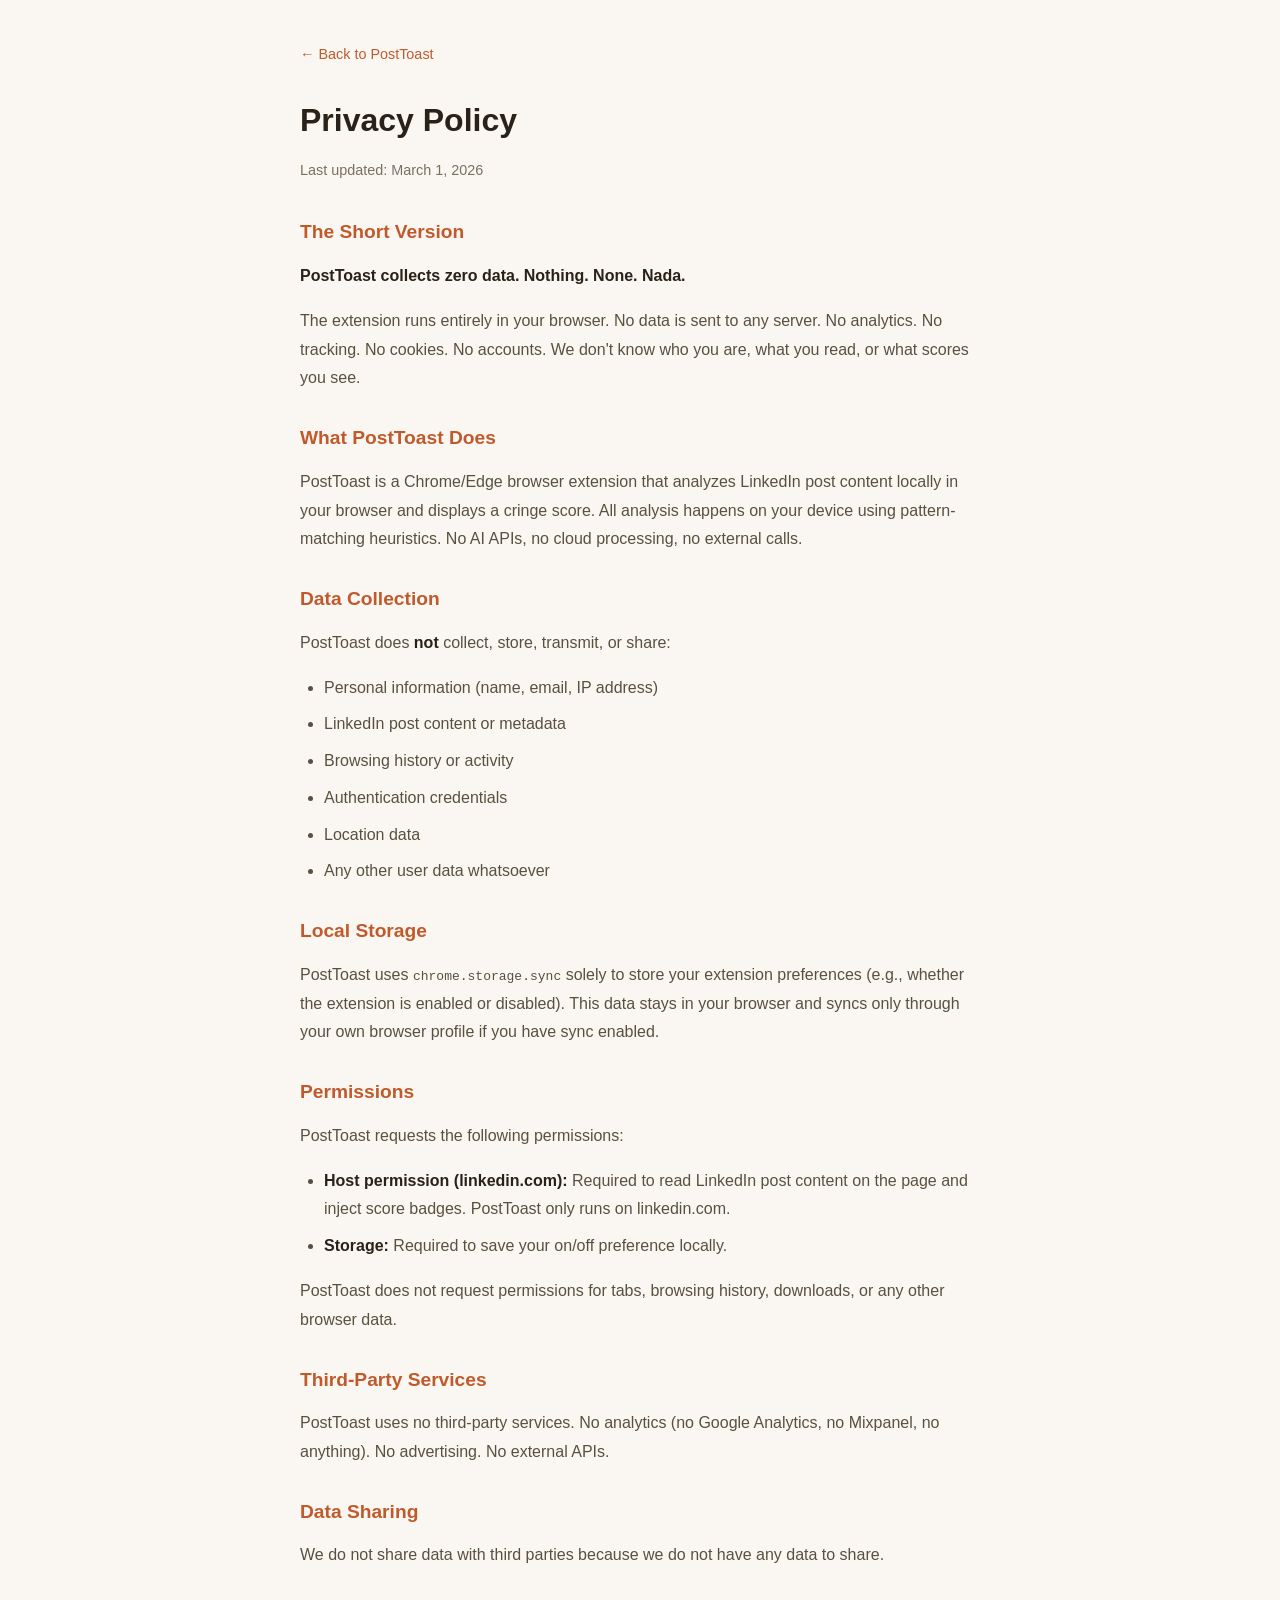
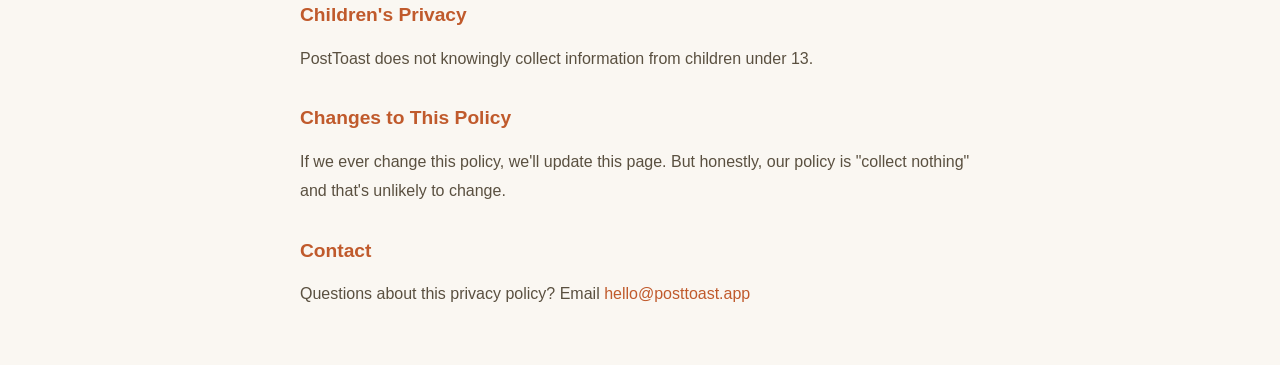
<file: landing/privacy/index.html>
<!DOCTYPE html>
<html lang="en">
<head>
  <meta charset="UTF-8">
  <meta name="viewport" content="width=device-width, initial-scale=1.0">
  <title>Privacy Policy — PostToast</title>
  <style>
    * { margin: 0; padding: 0; box-sizing: border-box; }
    body {
      font-family: -apple-system, BlinkMacSystemFont, 'Segoe UI', sans-serif;
      background: #FAF7F2;
      color: #2A2118;
      line-height: 1.8;
      padding: 40px 24px;
    }
    .container { max-width: 680px; margin: 0 auto; }
    h1 { font-size: 2rem; font-weight: 800; margin-bottom: 8px; color: #2A2118; }
    .updated { color: #7A7060; font-size: 0.9rem; margin-bottom: 32px; }
    h2 { font-size: 1.2rem; font-weight: 700; margin: 28px 0 12px; color: #C05A2C; }
    p { margin-bottom: 16px; color: #5A5040; }
    ul { margin: 0 0 16px 24px; color: #5A5040; }
    li { margin-bottom: 8px; }
    a { color: #C05A2C; text-decoration: none; }
    strong { color: #2A2118; }
    .back { display: inline-block; margin-bottom: 24px; color: #C05A2C; font-size: 0.9rem; }
  </style>
</head>
<body>
  <div class="container">
    <a href="/" class="back">← Back to PostToast</a>
    <h1>Privacy Policy</h1>
    <p class="updated">Last updated: March 1, 2026</p>

    <h2>The Short Version</h2>
    <p><strong>PostToast collects zero data. Nothing. None. Nada.</strong></p>
    <p>The extension runs entirely in your browser. No data is sent to any server. No analytics. No tracking. No cookies. No accounts. We don't know who you are, what you read, or what scores you see.</p>

    <h2>What PostToast Does</h2>
    <p>PostToast is a Chrome/Edge browser extension that analyzes LinkedIn post content locally in your browser and displays a cringe score. All analysis happens on your device using pattern-matching heuristics. No AI APIs, no cloud processing, no external calls.</p>

    <h2>Data Collection</h2>
    <p>PostToast does <strong>not</strong> collect, store, transmit, or share:</p>
    <ul>
      <li>Personal information (name, email, IP address)</li>
      <li>LinkedIn post content or metadata</li>
      <li>Browsing history or activity</li>
      <li>Authentication credentials</li>
      <li>Location data</li>
      <li>Any other user data whatsoever</li>
    </ul>

    <h2>Local Storage</h2>
    <p>PostToast uses <code>chrome.storage.sync</code> solely to store your extension preferences (e.g., whether the extension is enabled or disabled). This data stays in your browser and syncs only through your own browser profile if you have sync enabled.</p>

    <h2>Permissions</h2>
    <p>PostToast requests the following permissions:</p>
    <ul>
      <li><strong>Host permission (linkedin.com):</strong> Required to read LinkedIn post content on the page and inject score badges. PostToast only runs on linkedin.com.</li>
      <li><strong>Storage:</strong> Required to save your on/off preference locally.</li>
    </ul>
    <p>PostToast does not request permissions for tabs, browsing history, downloads, or any other browser data.</p>

    <h2>Third-Party Services</h2>
    <p>PostToast uses no third-party services. No analytics (no Google Analytics, no Mixpanel, no anything). No advertising. No external APIs.</p>

    <h2>Data Sharing</h2>
    <p>We do not share data with third parties because we do not have any data to share.</p>

    <h2>Children's Privacy</h2>
    <p>PostToast does not knowingly collect information from children under 13.</p>

    <h2>Changes to This Policy</h2>
    <p>If we ever change this policy, we'll update this page. But honestly, our policy is "collect nothing" and that's unlikely to change.</p>

    <h2>Contact</h2>
    <p>Questions about this privacy policy? Email <a href="mailto:hello@posttoast.app">hello@posttoast.app</a></p>
  </div>
</body>
</html>
</file>
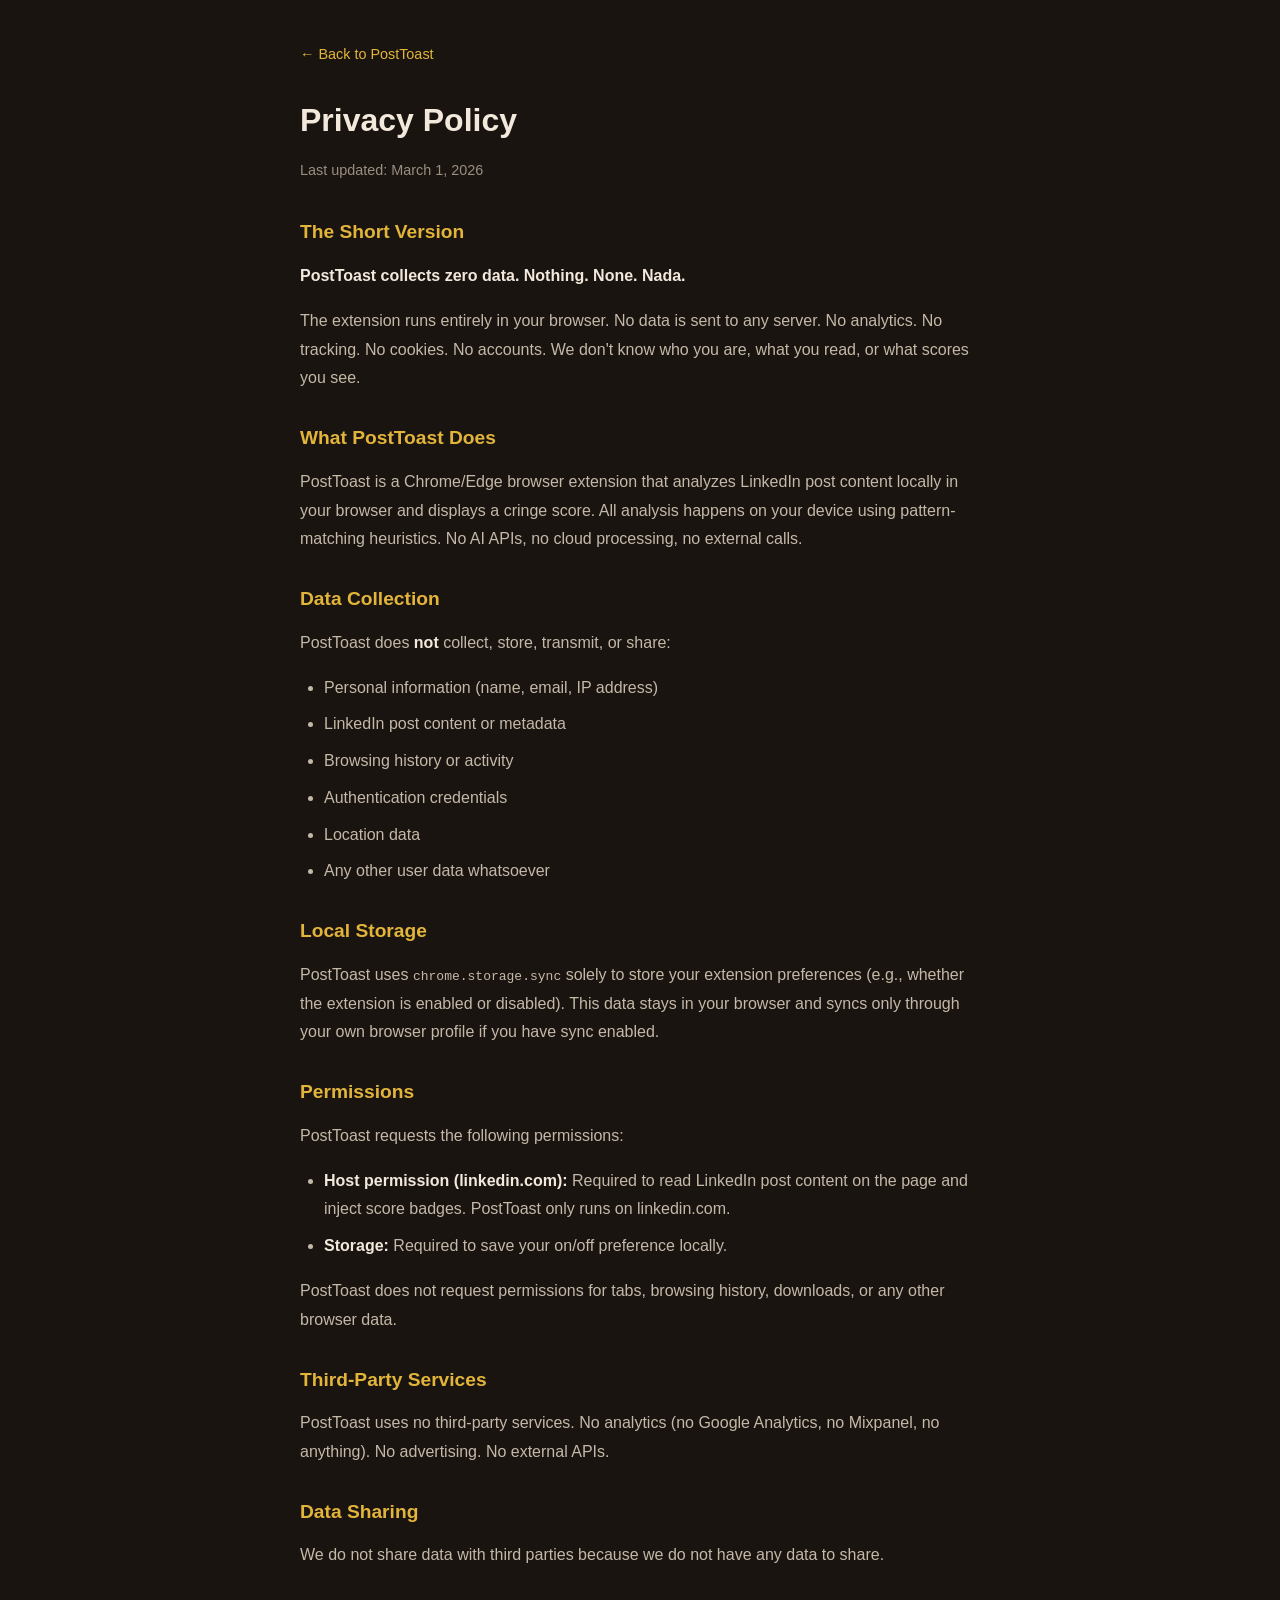
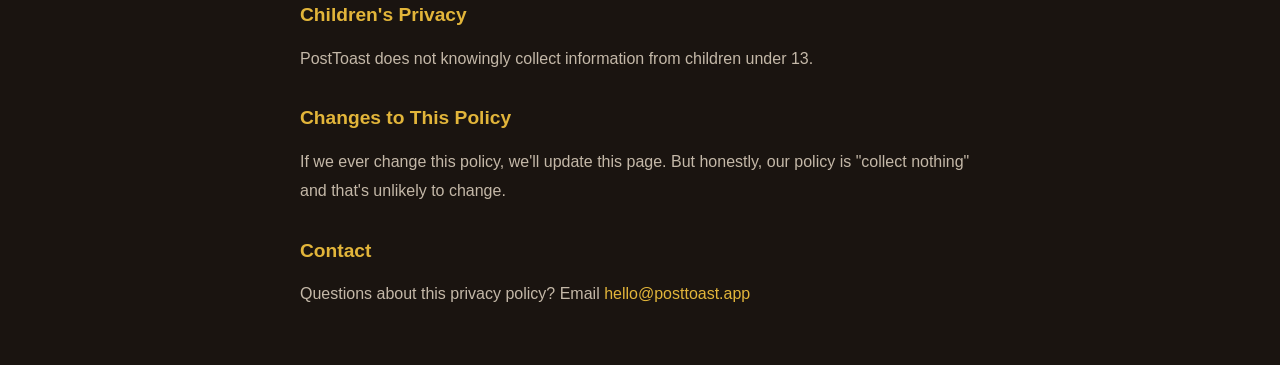
<file: site/privacy/index.html>
<!DOCTYPE html>
<html lang="en">
<head>
  <meta charset="UTF-8">
  <meta name="viewport" content="width=device-width, initial-scale=1.0">
  <title>Privacy Policy — PostToast</title>
  <style>
    * { margin: 0; padding: 0; box-sizing: border-box; }
    body {
      font-family: -apple-system, BlinkMacSystemFont, 'Segoe UI', sans-serif;
      background: #1A1410;
      color: #F2E8DC;
      line-height: 1.8;
      padding: 40px 24px;
    }
    .container { max-width: 680px; margin: 0 auto; }
    h1 { font-size: 2rem; font-weight: 800; margin-bottom: 8px; color: #F2E8DC; }
    .updated { color: #9A8E80; font-size: 0.9rem; margin-bottom: 32px; }
    h2 { font-size: 1.2rem; font-weight: 700; margin: 28px 0 12px; color: #E2B53A; }
    p { margin-bottom: 16px; color: #C4B8A8; }
    ul { margin: 0 0 16px 24px; color: #C4B8A8; }
    li { margin-bottom: 8px; }
    a { color: #E2B53A; text-decoration: none; }
    strong { color: #F2E8DC; }
    .back { display: inline-block; margin-bottom: 24px; color: #E2B53A; font-size: 0.9rem; }
  </style>
</head>
<body>
  <div class="container">
    <a href="/" class="back">← Back to PostToast</a>
    <h1>Privacy Policy</h1>
    <p class="updated">Last updated: March 1, 2026</p>

    <h2>The Short Version</h2>
    <p><strong>PostToast collects zero data. Nothing. None. Nada.</strong></p>
    <p>The extension runs entirely in your browser. No data is sent to any server. No analytics. No tracking. No cookies. No accounts. We don't know who you are, what you read, or what scores you see.</p>

    <h2>What PostToast Does</h2>
    <p>PostToast is a Chrome/Edge browser extension that analyzes LinkedIn post content locally in your browser and displays a cringe score. All analysis happens on your device using pattern-matching heuristics. No AI APIs, no cloud processing, no external calls.</p>

    <h2>Data Collection</h2>
    <p>PostToast does <strong>not</strong> collect, store, transmit, or share:</p>
    <ul>
      <li>Personal information (name, email, IP address)</li>
      <li>LinkedIn post content or metadata</li>
      <li>Browsing history or activity</li>
      <li>Authentication credentials</li>
      <li>Location data</li>
      <li>Any other user data whatsoever</li>
    </ul>

    <h2>Local Storage</h2>
    <p>PostToast uses <code>chrome.storage.sync</code> solely to store your extension preferences (e.g., whether the extension is enabled or disabled). This data stays in your browser and syncs only through your own browser profile if you have sync enabled.</p>

    <h2>Permissions</h2>
    <p>PostToast requests the following permissions:</p>
    <ul>
      <li><strong>Host permission (linkedin.com):</strong> Required to read LinkedIn post content on the page and inject score badges. PostToast only runs on linkedin.com.</li>
      <li><strong>Storage:</strong> Required to save your on/off preference locally.</li>
    </ul>
    <p>PostToast does not request permissions for tabs, browsing history, downloads, or any other browser data.</p>

    <h2>Third-Party Services</h2>
    <p>PostToast uses no third-party services. No analytics (no Google Analytics, no Mixpanel, no anything). No advertising. No external APIs.</p>

    <h2>Data Sharing</h2>
    <p>We do not share data with third parties because we do not have any data to share.</p>

    <h2>Children's Privacy</h2>
    <p>PostToast does not knowingly collect information from children under 13.</p>

    <h2>Changes to This Policy</h2>
    <p>If we ever change this policy, we'll update this page. But honestly, our policy is "collect nothing" and that's unlikely to change.</p>

    <h2>Contact</h2>
    <p>Questions about this privacy policy? Email <a href="mailto:hello@posttoast.app">hello@posttoast.app</a></p>
  </div>
</body>
</html>
</file>
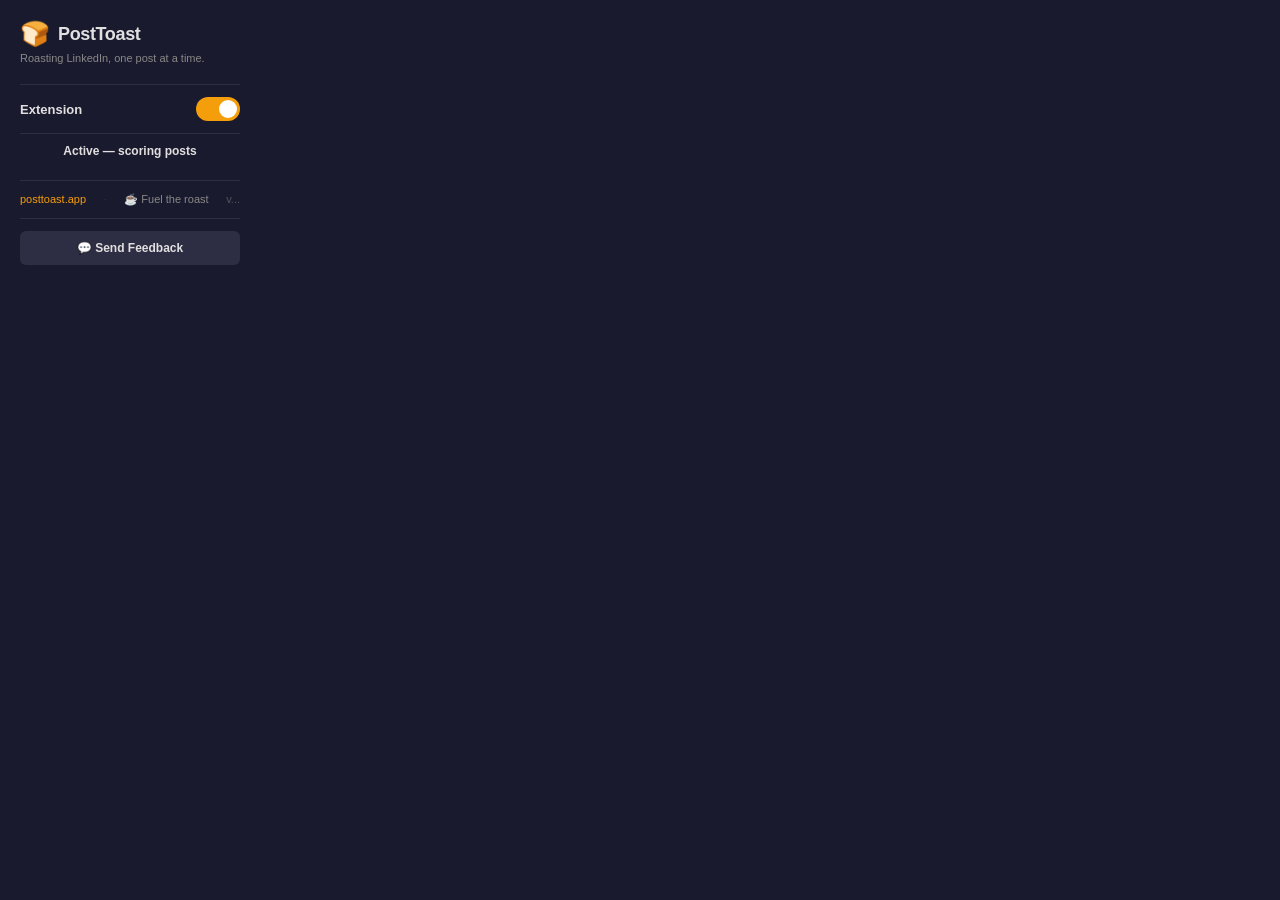
<file: popup/popup.html>
<!DOCTYPE html>
<html>
<head>
  <meta charset="UTF-8">
  <link rel="stylesheet" href="popup.css">
</head>
<body>
  <div class="pt-popup">
    <div class="pt-popup-header">
      <span class="pt-popup-logo">🍞</span>
      <span class="pt-popup-name">PostToast</span>
    </div>
    <p class="pt-popup-tagline">Roasting LinkedIn, one post at a time.</p>

    <div class="pt-toggle-row">
      <span>Extension</span>
      <label class="pt-switch">
        <input type="checkbox" id="enableToggle" checked>
        <span class="pt-slider"></span>
      </label>
    </div>

    <div class="pt-status" id="status">Active — scoring posts</div>

    <div class="pt-footer">
      <a href="https://posttoast.app" target="_blank">posttoast.app</a>
      <span class="pt-footer-sep">·</span>
      <a href="https://buymeacoffee.com/leeking" target="_blank" class="pt-bmac-link">☕ Fuel the roast</a>
      <span id="version">v...</span>
    </div>

    <!-- Feedback Section -->
    <div class="pt-feedback-section">
      <button class="pt-feedback-toggle" id="feedbackToggle">💬 Send Feedback</button>
      
      <div class="pt-feedback-form" id="feedbackForm" style="display: none;">
        <div class="pt-feedback-categories">
          <button class="pt-category-btn" data-category="Bug Report">🐛 Bug Report</button>
          <button class="pt-category-btn" data-category="Feature Request">💡 Feature Request</button>
        </div>
        
        <textarea 
          class="pt-feedback-textarea" 
          id="feedbackText" 
          placeholder="What's not working? What should we add?"
          rows="4"
        ></textarea>
        
        <div class="pt-feedback-actions">
          <button class="pt-feedback-submit" id="feedbackSubmit">Send via Email</button>
          <button class="pt-feedback-copy" id="feedbackCopy">Copy to Clipboard</button>
        </div>
        
        <div class="pt-feedback-thanks" id="feedbackThanks" style="display: none;">
          Thanks for your feedback! 🙏
        </div>
      </div>
    </div>
  </div>
  <script src="popup.js"></script>
</body>
</html>
</file>
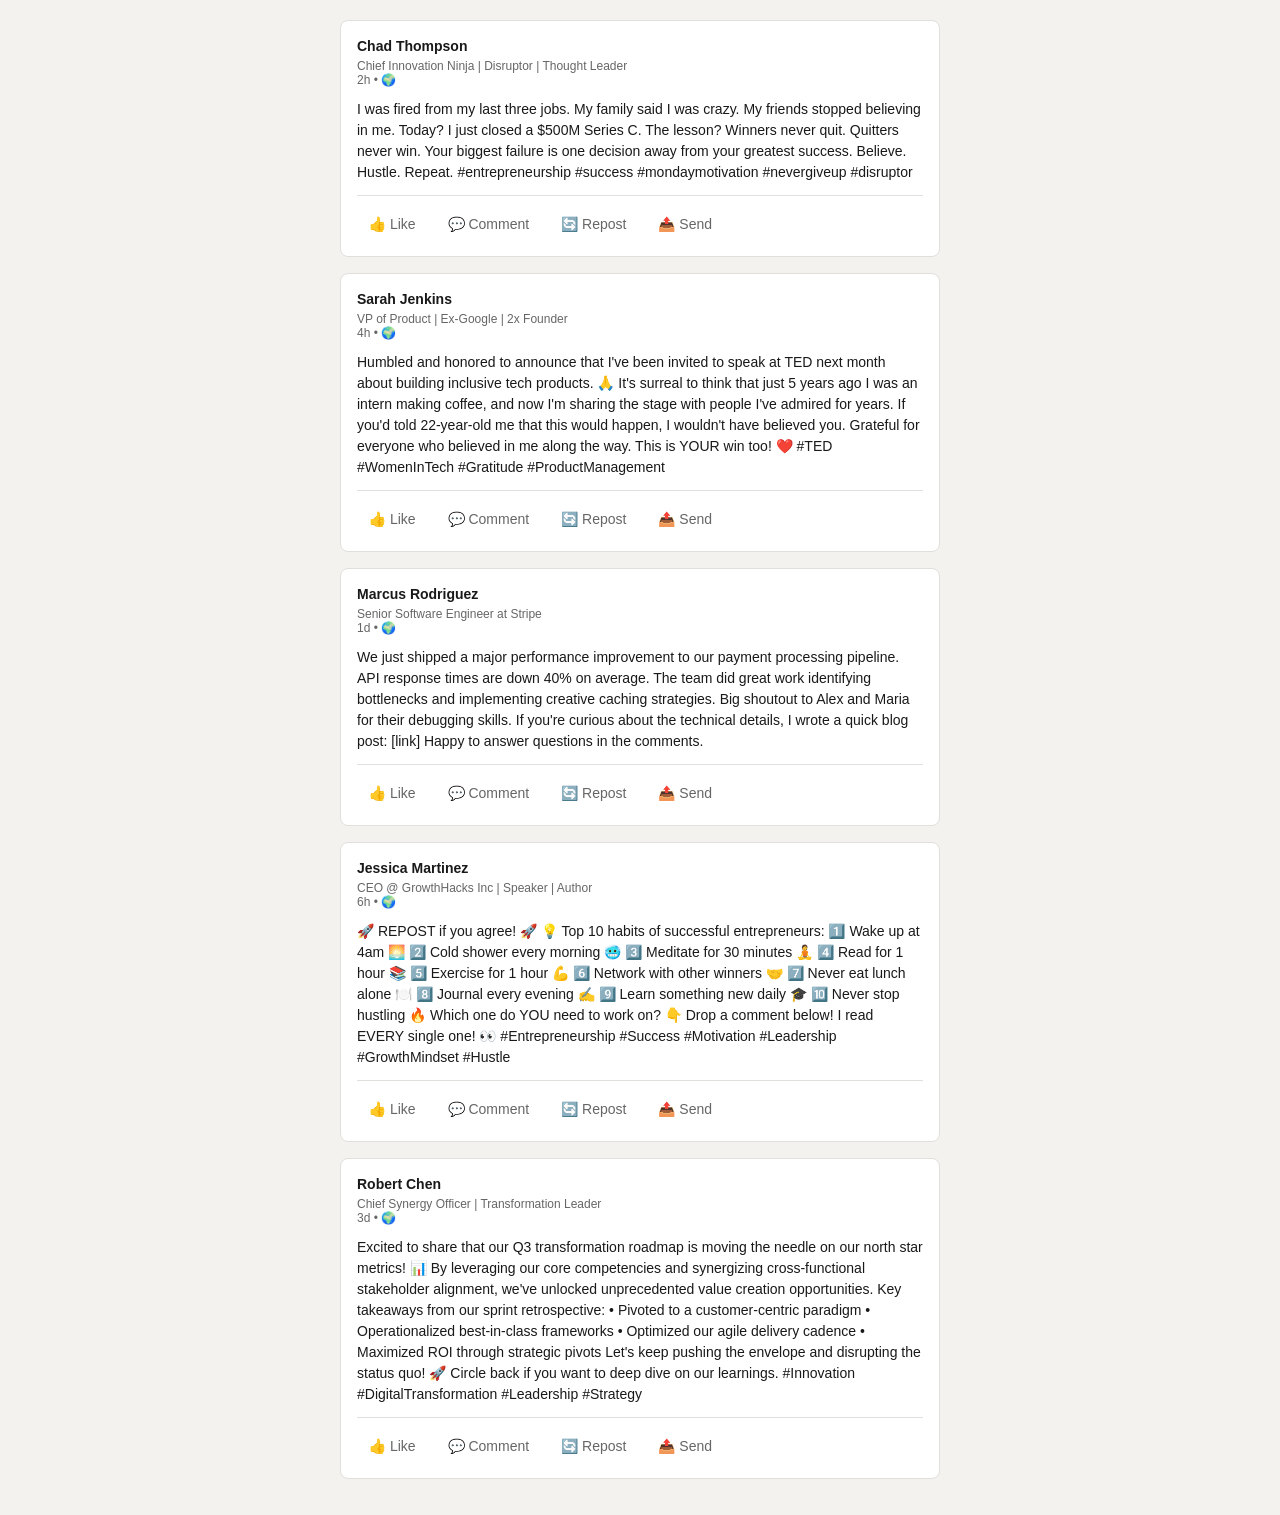
<file: tests/mock-linkedin-hashed.html>
<!DOCTYPE html>
<html lang="en">
<head>
  <meta charset="UTF-8">
  <meta name="viewport" content="width=device-width, initial-scale=1.0">
  <title>LinkedIn Feed (Hashed-Class DOM) - PostToast Test</title>
  <style>
    body {
      font-family: -apple-system, BlinkMacSystemFont, 'Segoe UI', Roboto, 'Helvetica Neue', Arial, sans-serif;
      background: #f3f2ef;
      margin: 0;
      padding: 20px;
    }
    ._feedWrapper9x {
      max-width: 600px;
      margin: 0 auto;
    }
    ._post7kF {
      background: white;
      border: 1px solid #e0dfdc;
      border-radius: 8px;
      padding: 16px;
      margin-bottom: 16px;
    }
    ._actor2vL {
      display: flex;
      align-items: flex-start;
      margin-bottom: 12px;
    }
    ._actorContainer8hK {
      flex: 1;
    }
    ._name4jP {
      font-weight: 600;
      font-size: 14px;
      color: #191919;
    }
    ._meta1qR {
      font-size: 12px;
      color: #666;
      margin-top: 4px;
    }
    ._textBlock5nX {
      font-size: 14px;
      color: #191919;
      line-height: 1.5;
      margin: 12px 0;
    }
    ._breakWord3mC {
      word-break: break-word;
    }
    ._actions6tY {
      display: flex;
      gap: 8px;
      margin-top: 12px;
      padding-top: 12px;
      border-top: 1px solid #e0dfdc;
    }
    button {
      background: transparent;
      border: none;
      color: #666;
      font-size: 14px;
      cursor: pointer;
      padding: 8px 12px;
      border-radius: 4px;
    }
    button:hover {
      background: #f3f2ef;
    }
  </style>
</head>
<body>

<div class="_feedWrapper9x">

  <!-- Post 1: High Cringe - Broetry + Humble Brag -->
  <div class="_post7kF" data-view-tracking-scope data-display-contents="true">
    <div class="_actor2vL">
      <div class="_actorContainer8hK">
        <span class="_name4jP">
          <span aria-hidden="true">Chad Thompson</span>
        </span>
        <div class="_meta1qR">
          Chief Innovation Ninja | Disruptor | Thought Leader<br>
          2h • 🌍
        </div>
      </div>
    </div>
    <div class="_textBlock5nX">
      <div class="_breakWord3mC">
        <span dir="ltr">
I was fired from my last three jobs.

My family said I was crazy.

My friends stopped believing in me.

Today?

I just closed a $500M Series C.

The lesson?

Winners never quit.
Quitters never win.

Your biggest failure is one decision away from your greatest success.

Believe. Hustle. Repeat.

#entrepreneurship #success #mondaymotivation #nevergiveup #disruptor
        </span>
      </div>
    </div>
    <div class="_actions6tY">
      <button aria-label="Like">👍 Like</button>
      <button aria-label="Comment">💬 Comment</button>
      <button aria-label="Repost">🔄 Repost</button>
      <button aria-label="Send">📤 Send</button>
    </div>
  </div>

  <!-- Post 2: Medium Cringe - Humble Brag -->
  <div class="_post7kF" data-view-tracking-scope data-display-contents="true">
    <div class="_actor2vL">
      <div class="_actorContainer8hK">
        <span class="_name4jP">
          <span aria-hidden="true">Sarah Jenkins</span>
        </span>
        <div class="_meta1qR">
          VP of Product | Ex-Google | 2x Founder<br>
          4h • 🌍
        </div>
      </div>
    </div>
    <div class="_textBlock5nX">
      <div class="_breakWord3mC">
        <span dir="ltr">
Humbled and honored to announce that I've been invited to speak at TED next month about building inclusive tech products. 🙏

It's surreal to think that just 5 years ago I was an intern making coffee, and now I'm sharing the stage with people I've admired for years.

If you'd told 22-year-old me that this would happen, I wouldn't have believed you.

Grateful for everyone who believed in me along the way. This is YOUR win too! ❤️

#TED #WomenInTech #Gratitude #ProductManagement
        </span>
      </div>
    </div>
    <div class="_actions6tY">
      <button aria-label="Like">👍 Like</button>
      <button aria-label="Comment">💬 Comment</button>
      <button aria-label="Repost">🔄 Repost</button>
      <button aria-label="Send">📤 Send</button>
    </div>
  </div>

  <!-- Post 3: Low Cringe - Genuine Content -->
  <div class="_post7kF" data-view-tracking-scope data-display-contents="true">
    <div class="_actor2vL">
      <div class="_actorContainer8hK">
        <span class="_name4jP">
          <span aria-hidden="true">Marcus Rodriguez</span>
        </span>
        <div class="_meta1qR">
          Senior Software Engineer at Stripe<br>
          1d • 🌍
        </div>
      </div>
    </div>
    <div class="_textBlock5nX">
      <div class="_breakWord3mC">
        <span dir="ltr">
We just shipped a major performance improvement to our payment processing pipeline. API response times are down 40% on average.

The team did great work identifying bottlenecks and implementing creative caching strategies. Big shoutout to Alex and Maria for their debugging skills.

If you're curious about the technical details, I wrote a quick blog post: [link]

Happy to answer questions in the comments.
        </span>
      </div>
    </div>
    <div class="_actions6tY">
      <button aria-label="Like">👍 Like</button>
      <button aria-label="Comment">💬 Comment</button>
      <button aria-label="Repost">🔄 Repost</button>
      <button aria-label="Send">📤 Send</button>
    </div>
  </div>

  <!-- Post 4: High Cringe - Engagement Bait + Emoji Abuse -->
  <div class="_post7kF" data-view-tracking-scope data-display-contents="true">
    <div class="_actor2vL">
      <div class="_actorContainer8hK">
        <span class="_name4jP">
          <span aria-hidden="true">Jessica Martinez</span>
        </span>
        <div class="_meta1qR">
          CEO @ GrowthHacks Inc | Speaker | Author<br>
          6h • 🌍
        </div>
      </div>
    </div>
    <div class="_textBlock5nX">
      <div class="_breakWord3mC">
        <span dir="ltr">
🚀 REPOST if you agree! 🚀

💡 Top 10 habits of successful entrepreneurs:

1️⃣ Wake up at 4am 🌅
2️⃣ Cold shower every morning 🥶
3️⃣ Meditate for 30 minutes 🧘
4️⃣ Read for 1 hour 📚
5️⃣ Exercise for 1 hour 💪
6️⃣ Network with other winners 🤝
7️⃣ Never eat lunch alone 🍽️
8️⃣ Journal every evening ✍️
9️⃣ Learn something new daily 🎓
🔟 Never stop hustling 🔥

Which one do YOU need to work on? 👇

Drop a comment below! I read EVERY single one! 👀

#Entrepreneurship #Success #Motivation #Leadership #GrowthMindset #Hustle
        </span>
      </div>
    </div>
    <div class="_actions6tY">
      <button aria-label="Like">👍 Like</button>
      <button aria-label="Comment">💬 Comment</button>
      <button aria-label="Repost">🔄 Repost</button>
      <button aria-label="Send">📤 Send</button>
    </div>
  </div>

  <!-- Post 5: Medium Cringe - Corporate Jargon -->
  <div class="_post7kF" data-view-tracking-scope data-display-contents="true">
    <div class="_actor2vL">
      <div class="_actorContainer8hK">
        <span class="_name4jP">
          <span aria-hidden="true">Robert Chen</span>
        </span>
        <div class="_meta1qR">
          Chief Synergy Officer | Transformation Leader<br>
          3d • 🌍
        </div>
      </div>
    </div>
    <div class="_textBlock5nX">
      <div class="_breakWord3mC">
        <span dir="ltr">
Excited to share that our Q3 transformation roadmap is moving the needle on our north star metrics! 📊

By leveraging our core competencies and synergizing cross-functional stakeholder alignment, we've unlocked unprecedented value creation opportunities.

Key takeaways from our sprint retrospective:
• Pivoted to a customer-centric paradigm
• Operationalized best-in-class frameworks
• Optimized our agile delivery cadence
• Maximized ROI through strategic pivots

Let's keep pushing the envelope and disrupting the status quo! 🚀

Circle back if you want to deep dive on our learnings.

#Innovation #DigitalTransformation #Leadership #Strategy
        </span>
      </div>
    </div>
    <div class="_actions6tY">
      <button aria-label="Like">👍 Like</button>
      <button aria-label="Comment">💬 Comment</button>
      <button aria-label="Repost">🔄 Repost</button>
      <button aria-label="Send">📤 Send</button>
    </div>
  </div>

</div>

<script src="../src/posttoast-bundle.js"></script>

</body>
</html>
</file>
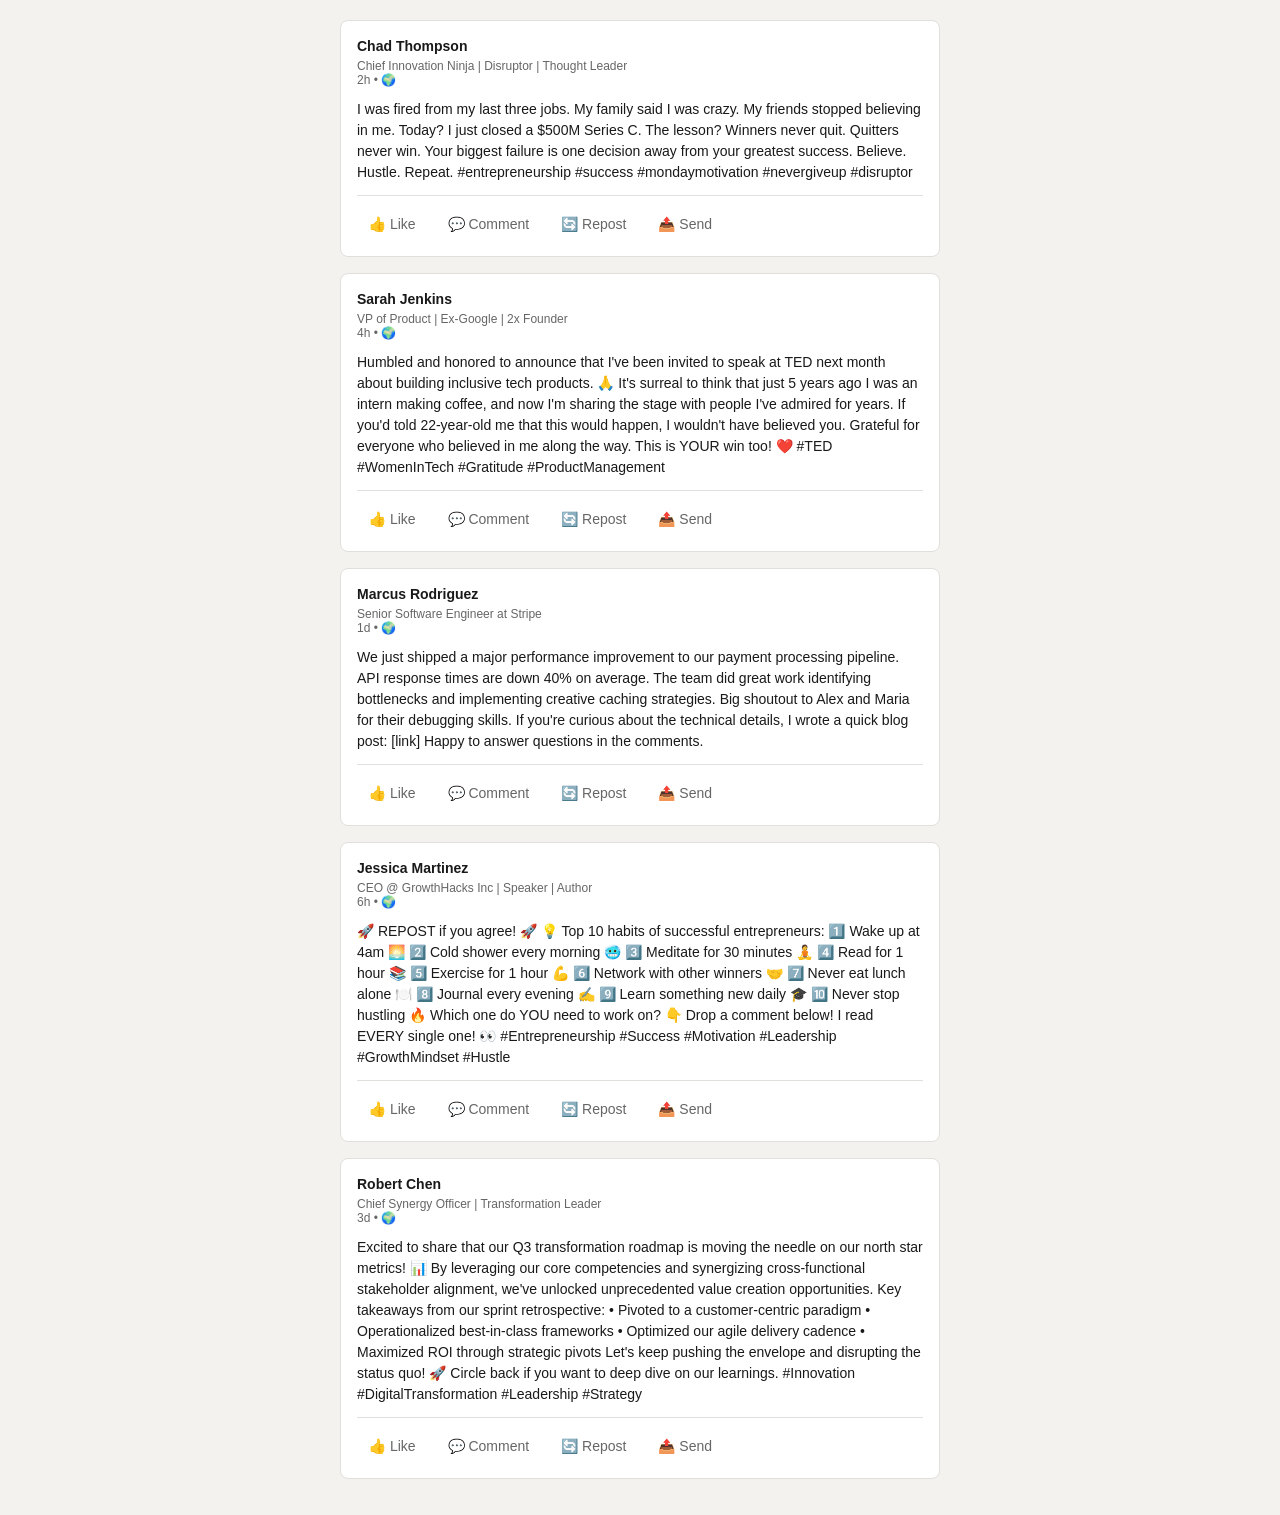
<file: tests/mock-linkedin-standard.html>
<!DOCTYPE html>
<html lang="en">
<head>
  <meta charset="UTF-8">
  <meta name="viewport" content="width=device-width, initial-scale=1.0">
  <title>LinkedIn Feed (Standard DOM) - PostToast Test</title>
  <style>
    body {
      font-family: -apple-system, BlinkMacSystemFont, 'Segoe UI', Roboto, 'Helvetica Neue', Arial, sans-serif;
      background: #f3f2ef;
      margin: 0;
      padding: 20px;
    }
    .scaffold-finite-scroll__content {
      max-width: 600px;
      margin: 0 auto;
    }
    .feed-shared-update-v2 {
      background: white;
      border: 1px solid #e0dfdc;
      border-radius: 8px;
      padding: 16px;
      margin-bottom: 16px;
    }
    .feed-shared-actor {
      display: flex;
      align-items: flex-start;
      margin-bottom: 12px;
    }
    .feed-shared-actor__container {
      flex: 1;
    }
    .feed-shared-actor__name {
      font-weight: 600;
      font-size: 14px;
      color: #191919;
    }
    .feed-shared-actor__meta {
      font-size: 12px;
      color: #666;
      margin-top: 4px;
    }
    .feed-shared-text {
      font-size: 14px;
      color: #191919;
      line-height: 1.5;
      margin: 12px 0;
    }
    .break-words {
      word-break: break-word;
    }
    .social-actions-bar {
      display: flex;
      gap: 8px;
      margin-top: 12px;
      padding-top: 12px;
      border-top: 1px solid #e0dfdc;
    }
    button {
      background: transparent;
      border: none;
      color: #666;
      font-size: 14px;
      cursor: pointer;
      padding: 8px 12px;
      border-radius: 4px;
    }
    button:hover {
      background: #f3f2ef;
    }
  </style>
</head>
<body>

<div class="scaffold-finite-scroll__content">

  <!-- Post 1: High Cringe - Broetry + Humble Brag -->
  <article class="feed-shared-update-v2" data-urn="urn:li:activity:7001">
    <div class="feed-shared-actor">
      <div class="feed-shared-actor__container">
        <span class="feed-shared-actor__name">
          <span aria-hidden="true">Chad Thompson</span>
        </span>
        <div class="feed-shared-actor__meta">
          Chief Innovation Ninja | Disruptor | Thought Leader<br>
          2h • 🌍
        </div>
      </div>
    </div>
    <div class="feed-shared-text">
      <span class="break-words" dir="ltr">
I was fired from my last three jobs.

My family said I was crazy.

My friends stopped believing in me.

Today?

I just closed a $500M Series C.

The lesson?

Winners never quit.
Quitters never win.

Your biggest failure is one decision away from your greatest success.

Believe. Hustle. Repeat.

#entrepreneurship #success #mondaymotivation #nevergiveup #disruptor
      </span>
    </div>
    <div class="social-actions-bar">
      <button aria-label="Like">👍 Like</button>
      <button aria-label="Comment">💬 Comment</button>
      <button aria-label="Repost">🔄 Repost</button>
      <button aria-label="Send">📤 Send</button>
    </div>
  </article>

  <!-- Post 2: Medium Cringe - Humble Brag -->
  <article class="feed-shared-update-v2" data-urn="urn:li:activity:7002">
    <div class="feed-shared-actor">
      <div class="feed-shared-actor__container">
        <span class="feed-shared-actor__name">
          <span aria-hidden="true">Sarah Jenkins</span>
        </span>
        <div class="feed-shared-actor__meta">
          VP of Product | Ex-Google | 2x Founder<br>
          4h • 🌍
        </div>
      </div>
    </div>
    <div class="feed-shared-text">
      <span class="break-words" dir="ltr">
Humbled and honored to announce that I've been invited to speak at TED next month about building inclusive tech products. 🙏

It's surreal to think that just 5 years ago I was an intern making coffee, and now I'm sharing the stage with people I've admired for years.

If you'd told 22-year-old me that this would happen, I wouldn't have believed you.

Grateful for everyone who believed in me along the way. This is YOUR win too! ❤️

#TED #WomenInTech #Gratitude #ProductManagement
      </span>
    </div>
    <div class="social-actions-bar">
      <button aria-label="Like">👍 Like</button>
      <button aria-label="Comment">💬 Comment</button>
      <button aria-label="Repost">🔄 Repost</button>
      <button aria-label="Send">📤 Send</button>
    </div>
  </article>

  <!-- Post 3: Low Cringe - Genuine Content -->
  <article class="feed-shared-update-v2" data-urn="urn:li:activity:7003">
    <div class="feed-shared-actor">
      <div class="feed-shared-actor__container">
        <span class="feed-shared-actor__name">
          <span aria-hidden="true">Marcus Rodriguez</span>
        </span>
        <div class="feed-shared-actor__meta">
          Senior Software Engineer at Stripe<br>
          1d • 🌍
        </div>
      </div>
    </div>
    <div class="feed-shared-text">
      <span class="break-words" dir="ltr">
We just shipped a major performance improvement to our payment processing pipeline. API response times are down 40% on average.

The team did great work identifying bottlenecks and implementing creative caching strategies. Big shoutout to Alex and Maria for their debugging skills.

If you're curious about the technical details, I wrote a quick blog post: [link]

Happy to answer questions in the comments.
      </span>
    </div>
    <div class="social-actions-bar">
      <button aria-label="Like">👍 Like</button>
      <button aria-label="Comment">💬 Comment</button>
      <button aria-label="Repost">🔄 Repost</button>
      <button aria-label="Send">📤 Send</button>
    </div>
  </article>

  <!-- Post 4: High Cringe - Engagement Bait + Emoji Abuse -->
  <article class="feed-shared-update-v2" data-urn="urn:li:activity:7004">
    <div class="feed-shared-actor">
      <div class="feed-shared-actor__container">
        <span class="feed-shared-actor__name">
          <span aria-hidden="true">Jessica Martinez</span>
        </span>
        <div class="feed-shared-actor__meta">
          CEO @ GrowthHacks Inc | Speaker | Author<br>
          6h • 🌍
        </div>
      </div>
    </div>
    <div class="feed-shared-text">
      <span class="break-words" dir="ltr">
🚀 REPOST if you agree! 🚀

💡 Top 10 habits of successful entrepreneurs:

1️⃣ Wake up at 4am 🌅
2️⃣ Cold shower every morning 🥶
3️⃣ Meditate for 30 minutes 🧘
4️⃣ Read for 1 hour 📚
5️⃣ Exercise for 1 hour 💪
6️⃣ Network with other winners 🤝
7️⃣ Never eat lunch alone 🍽️
8️⃣ Journal every evening ✍️
9️⃣ Learn something new daily 🎓
🔟 Never stop hustling 🔥

Which one do YOU need to work on? 👇

Drop a comment below! I read EVERY single one! 👀

#Entrepreneurship #Success #Motivation #Leadership #GrowthMindset #Hustle
      </span>
    </div>
    <div class="social-actions-bar">
      <button aria-label="Like">👍 Like</button>
      <button aria-label="Comment">💬 Comment</button>
      <button aria-label="Repost">🔄 Repost</button>
      <button aria-label="Send">📤 Send</button>
    </div>
  </article>

  <!-- Post 5: Medium Cringe - Corporate Jargon -->
  <article class="feed-shared-update-v2" data-urn="urn:li:activity:7005">
    <div class="feed-shared-actor">
      <div class="feed-shared-actor__container">
        <span class="feed-shared-actor__name">
          <span aria-hidden="true">Robert Chen</span>
        </span>
        <div class="feed-shared-actor__meta">
          Chief Synergy Officer | Transformation Leader<br>
          3d • 🌍
        </div>
      </div>
    </div>
    <div class="feed-shared-text">
      <span class="break-words" dir="ltr">
Excited to share that our Q3 transformation roadmap is moving the needle on our north star metrics! 📊

By leveraging our core competencies and synergizing cross-functional stakeholder alignment, we've unlocked unprecedented value creation opportunities.

Key takeaways from our sprint retrospective:
• Pivoted to a customer-centric paradigm
• Operationalized best-in-class frameworks
• Optimized our agile delivery cadence
• Maximized ROI through strategic pivots

Let's keep pushing the envelope and disrupting the status quo! 🚀

Circle back if you want to deep dive on our learnings.

#Innovation #DigitalTransformation #Leadership #Strategy
      </span>
    </div>
    <div class="social-actions-bar">
      <button aria-label="Like">👍 Like</button>
      <button aria-label="Comment">💬 Comment</button>
      <button aria-label="Repost">🔄 Repost</button>
      <button aria-label="Send">📤 Send</button>
    </div>
  </article>

</div>

<script src="../src/posttoast-bundle.js"></script>

</body>
</html>
</file>
<file: popup/popup.css>
* { margin: 0; padding: 0; box-sizing: border-box; }

body {
  width: 260px;
  background: #1a1a2e;
  color: #e0e0e0;
  font-family: -apple-system, BlinkMacSystemFont, 'Segoe UI', sans-serif;
}

.pt-popup {
  padding: 20px;
}

.pt-popup-header {
  display: flex;
  align-items: center;
  gap: 8px;
  margin-bottom: 4px;
}

.pt-popup-logo { font-size: 24px; }
.pt-popup-name { font-size: 18px; font-weight: 800; letter-spacing: -0.02em; }

.pt-popup-tagline {
  font-size: 11px;
  color: #888;
  margin-bottom: 20px;
}

.pt-toggle-row {
  display: flex;
  justify-content: space-between;
  align-items: center;
  padding: 12px 0;
  border-top: 1px solid #2d2d44;
  border-bottom: 1px solid #2d2d44;
  font-size: 13px;
  font-weight: 600;
}

/* Toggle switch */
.pt-switch {
  position: relative;
  width: 44px;
  height: 24px;
  display: inline-block;
}

.pt-switch input { opacity: 0; width: 0; height: 0; }

.pt-slider {
  position: absolute;
  cursor: pointer;
  top: 0; left: 0; right: 0; bottom: 0;
  background: #333;
  border-radius: 24px;
  transition: 0.2s;
}

.pt-slider::before {
  content: '';
  position: absolute;
  width: 18px;
  height: 18px;
  left: 3px;
  bottom: 3px;
  background: #fff;
  border-radius: 50%;
  transition: 0.2s;
}

.pt-switch input:checked + .pt-slider { background: #f59e0b; }
.pt-switch input:checked + .pt-slider::before { transform: translateX(20px); }

.pt-status {
  text-align: center;
  padding: 10px 0;
  font-size: 12px;
  font-weight: 600;
}

.pt-status.pt-active { color: #22c55e; }
.pt-status.pt-paused { color: #888; }

.pt-footer {
  display: flex;
  justify-content: space-between;
  margin-top: 12px;
  padding-top: 12px;
  border-top: 1px solid #2d2d44;
  font-size: 11px;
  color: #555;
}

.pt-footer a {
  color: #f59e0b;
  text-decoration: none;
}

.pt-footer-sep {
  color: #333;
}

.pt-bmac-link {
  color: #888 !important;
  transition: color 0.2s;
}

.pt-bmac-link:hover {
  color: #f59e0b !important;
}

/* Feedback Section */
.pt-feedback-section {
  margin-top: 12px;
  padding-top: 12px;
  border-top: 1px solid #2d2d44;
}

.pt-feedback-toggle {
  width: 100%;
  padding: 10px;
  background: #2d2d44;
  color: #e0e0e0;
  border: none;
  border-radius: 6px;
  font-size: 12px;
  font-weight: 600;
  cursor: pointer;
  transition: background 0.2s;
}

.pt-feedback-toggle:hover {
  background: #3a3a54;
}

.pt-feedback-form {
  margin-top: 12px;
}

.pt-feedback-categories {
  display: flex;
  gap: 6px;
  margin-bottom: 10px;
}

.pt-category-btn {
  flex: 1;
  padding: 8px 6px;
  background: #2d2d44;
  color: #888;
  border: 1px solid #2d2d44;
  border-radius: 6px;
  font-size: 11px;
  font-weight: 600;
  cursor: pointer;
  transition: all 0.2s;
}

.pt-category-btn:hover {
  background: #3a3a54;
  color: #e0e0e0;
}

.pt-category-btn.pt-active {
  background: #f59e0b;
  color: #1a1a2e;
  border-color: #f59e0b;
}

.pt-feedback-textarea {
  width: 100%;
  padding: 10px;
  background: #2d2d44;
  color: #e0e0e0;
  border: 1px solid #3a3a54;
  border-radius: 6px;
  font-family: -apple-system, BlinkMacSystemFont, 'Segoe UI', sans-serif;
  font-size: 12px;
  resize: vertical;
  margin-bottom: 10px;
}

.pt-feedback-textarea::placeholder {
  color: #666;
}

.pt-feedback-textarea:focus {
  outline: none;
  border-color: #f59e0b;
}

.pt-feedback-actions {
  display: flex;
  flex-direction: column;
  gap: 6px;
}

.pt-feedback-submit,
.pt-feedback-copy {
  width: 100%;
  padding: 10px;
  border: none;
  border-radius: 6px;
  font-size: 12px;
  font-weight: 600;
  cursor: pointer;
  transition: all 0.2s;
}

.pt-feedback-submit {
  background: #f59e0b;
  color: #1a1a2e;
}

.pt-feedback-submit:hover {
  background: #ff9800;
}

.pt-feedback-submit:disabled {
  background: #555;
  color: #888;
  cursor: not-allowed;
}

.pt-feedback-copy {
  background: #2d2d44;
  color: #e0e0e0;
}

.pt-feedback-copy:hover {
  background: #3a3a54;
}

.pt-feedback-thanks {
  text-align: center;
  padding: 12px;
  background: #2d2d44;
  color: #22c55e;
  border-radius: 6px;
  font-size: 12px;
  font-weight: 600;
  margin-top: 10px;
}
</file>
